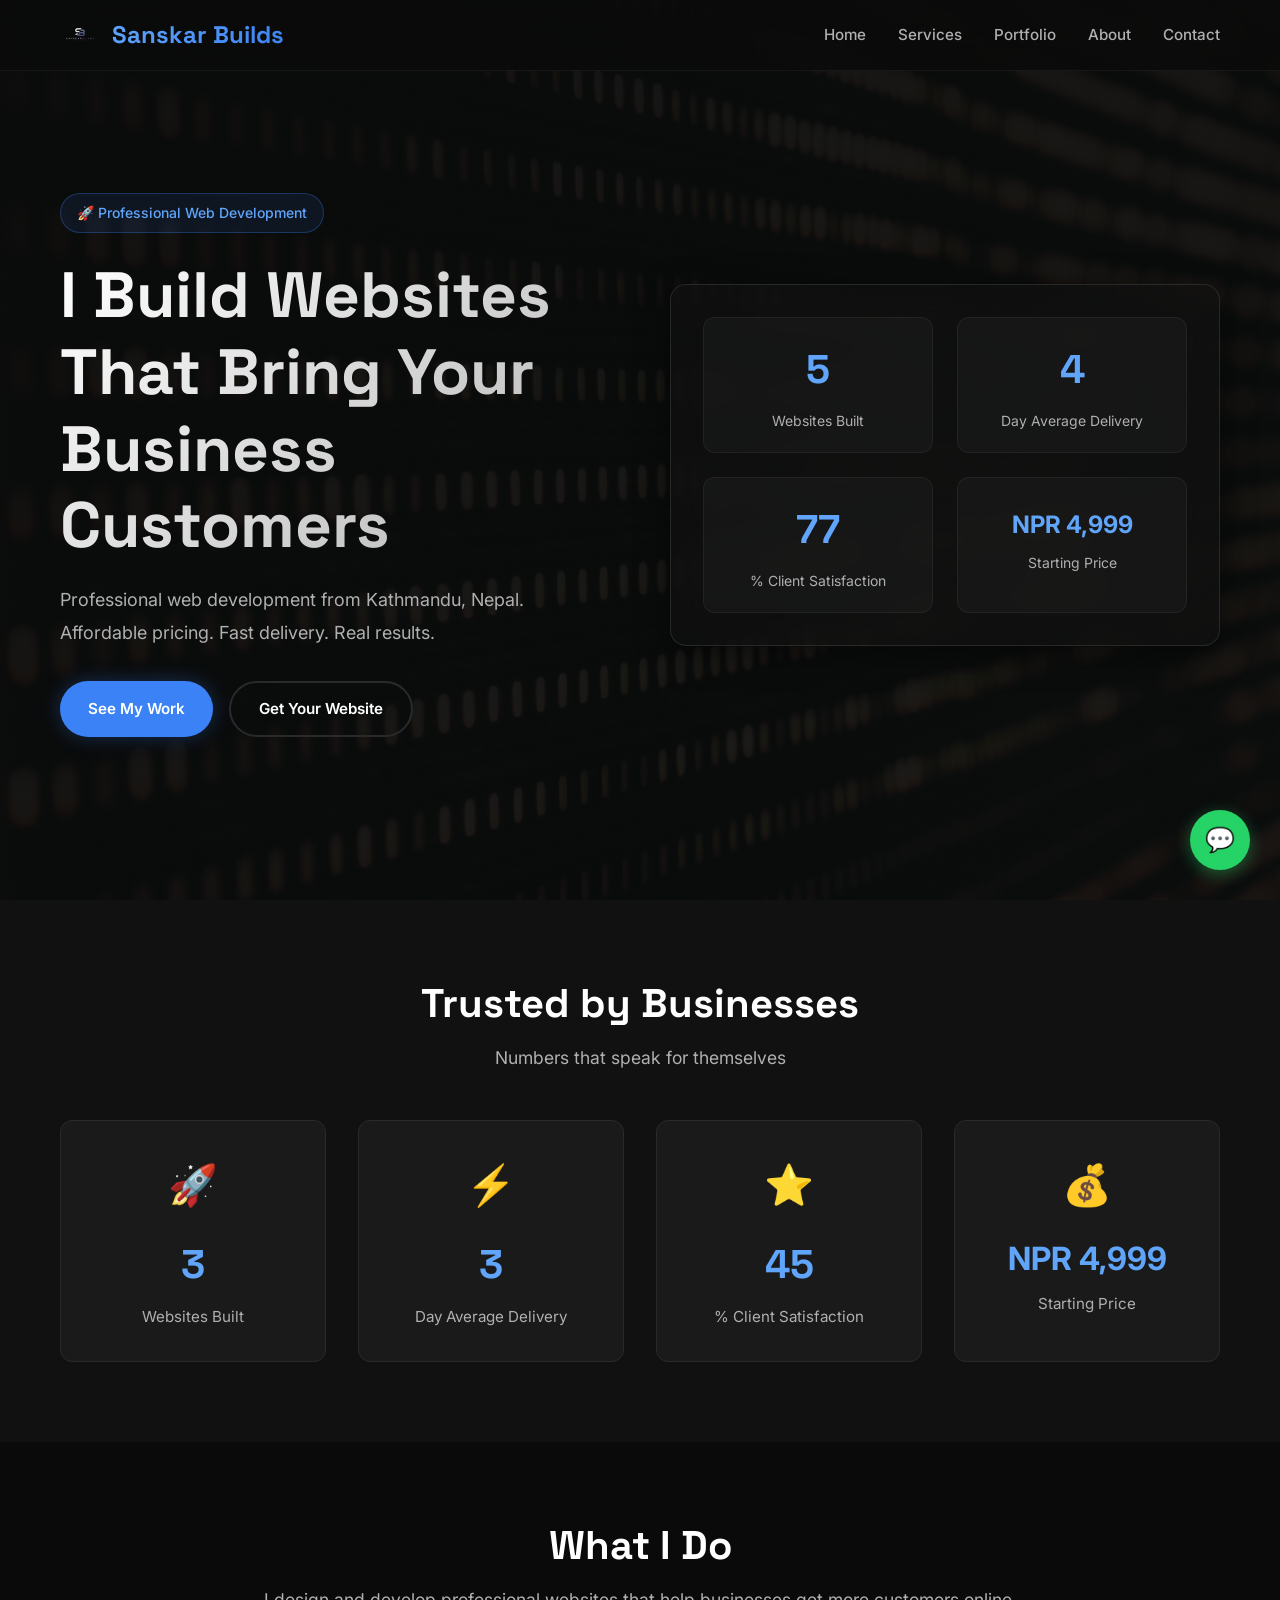
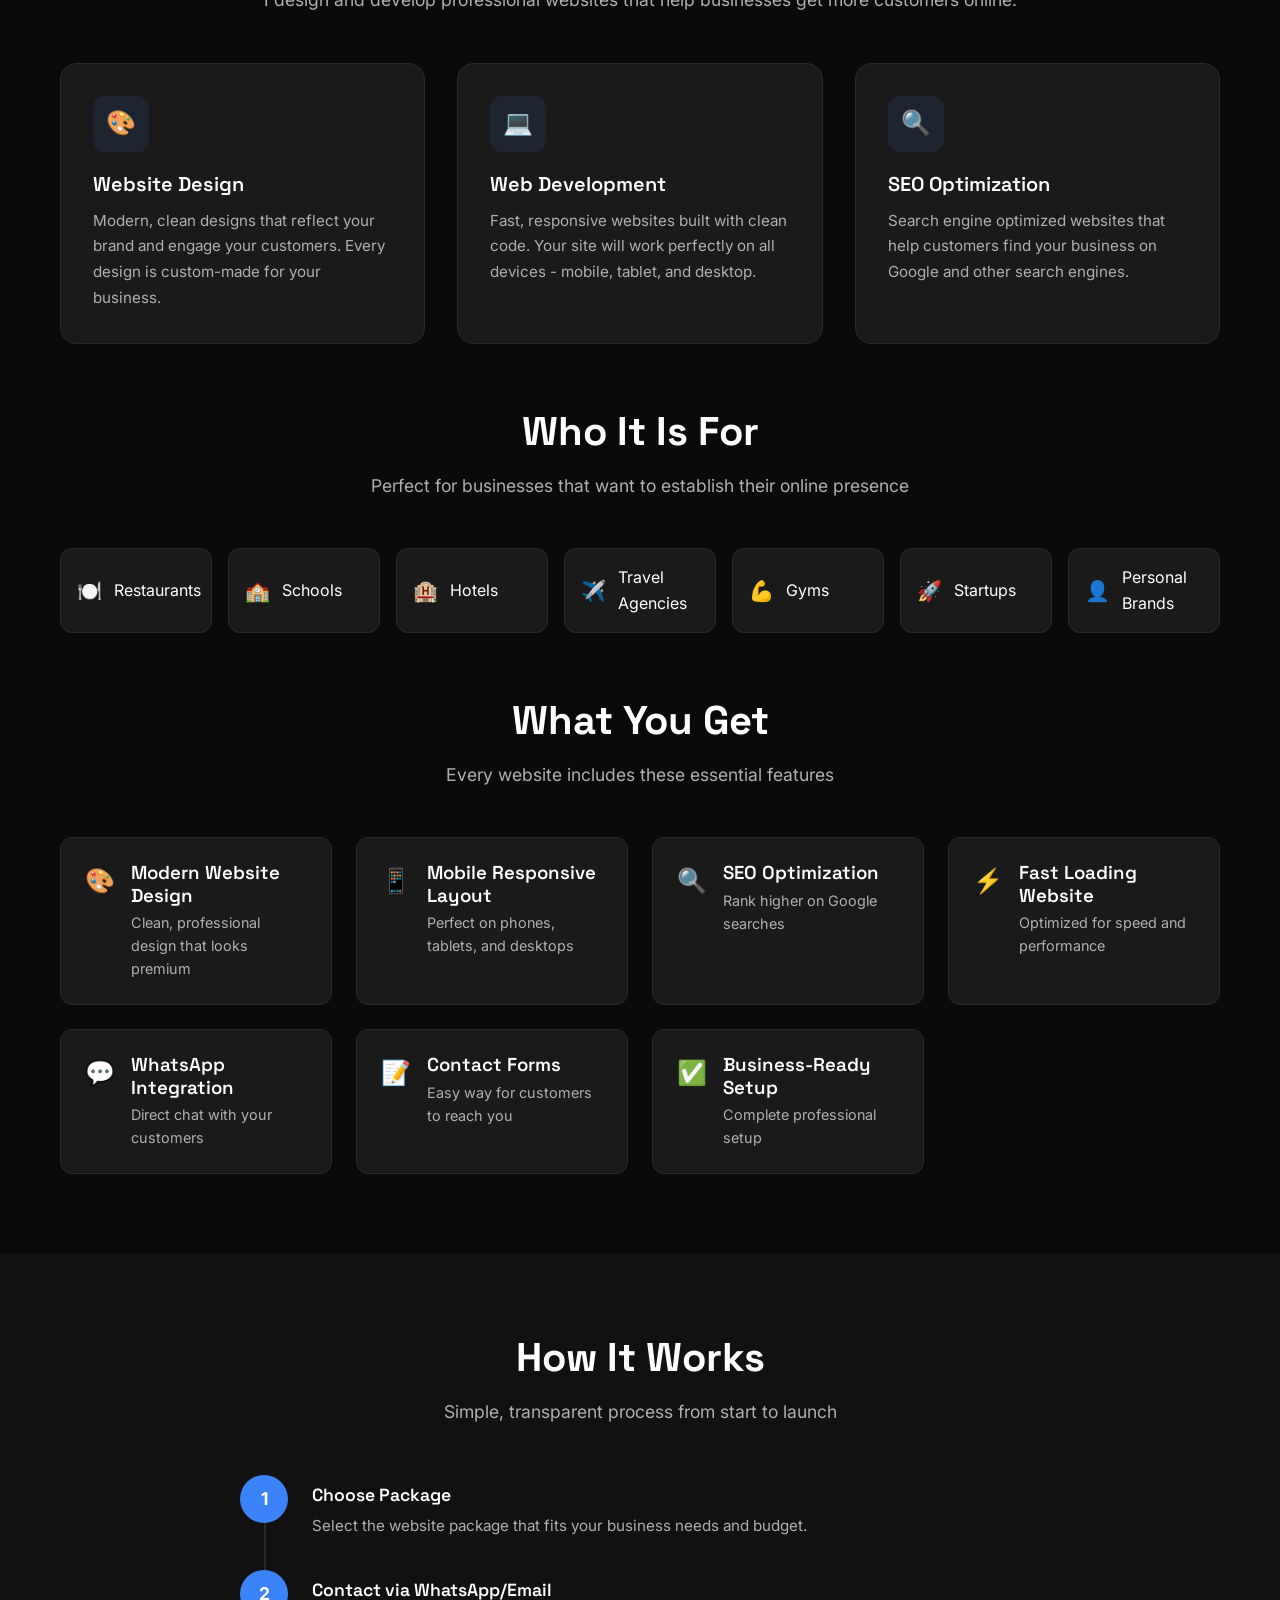
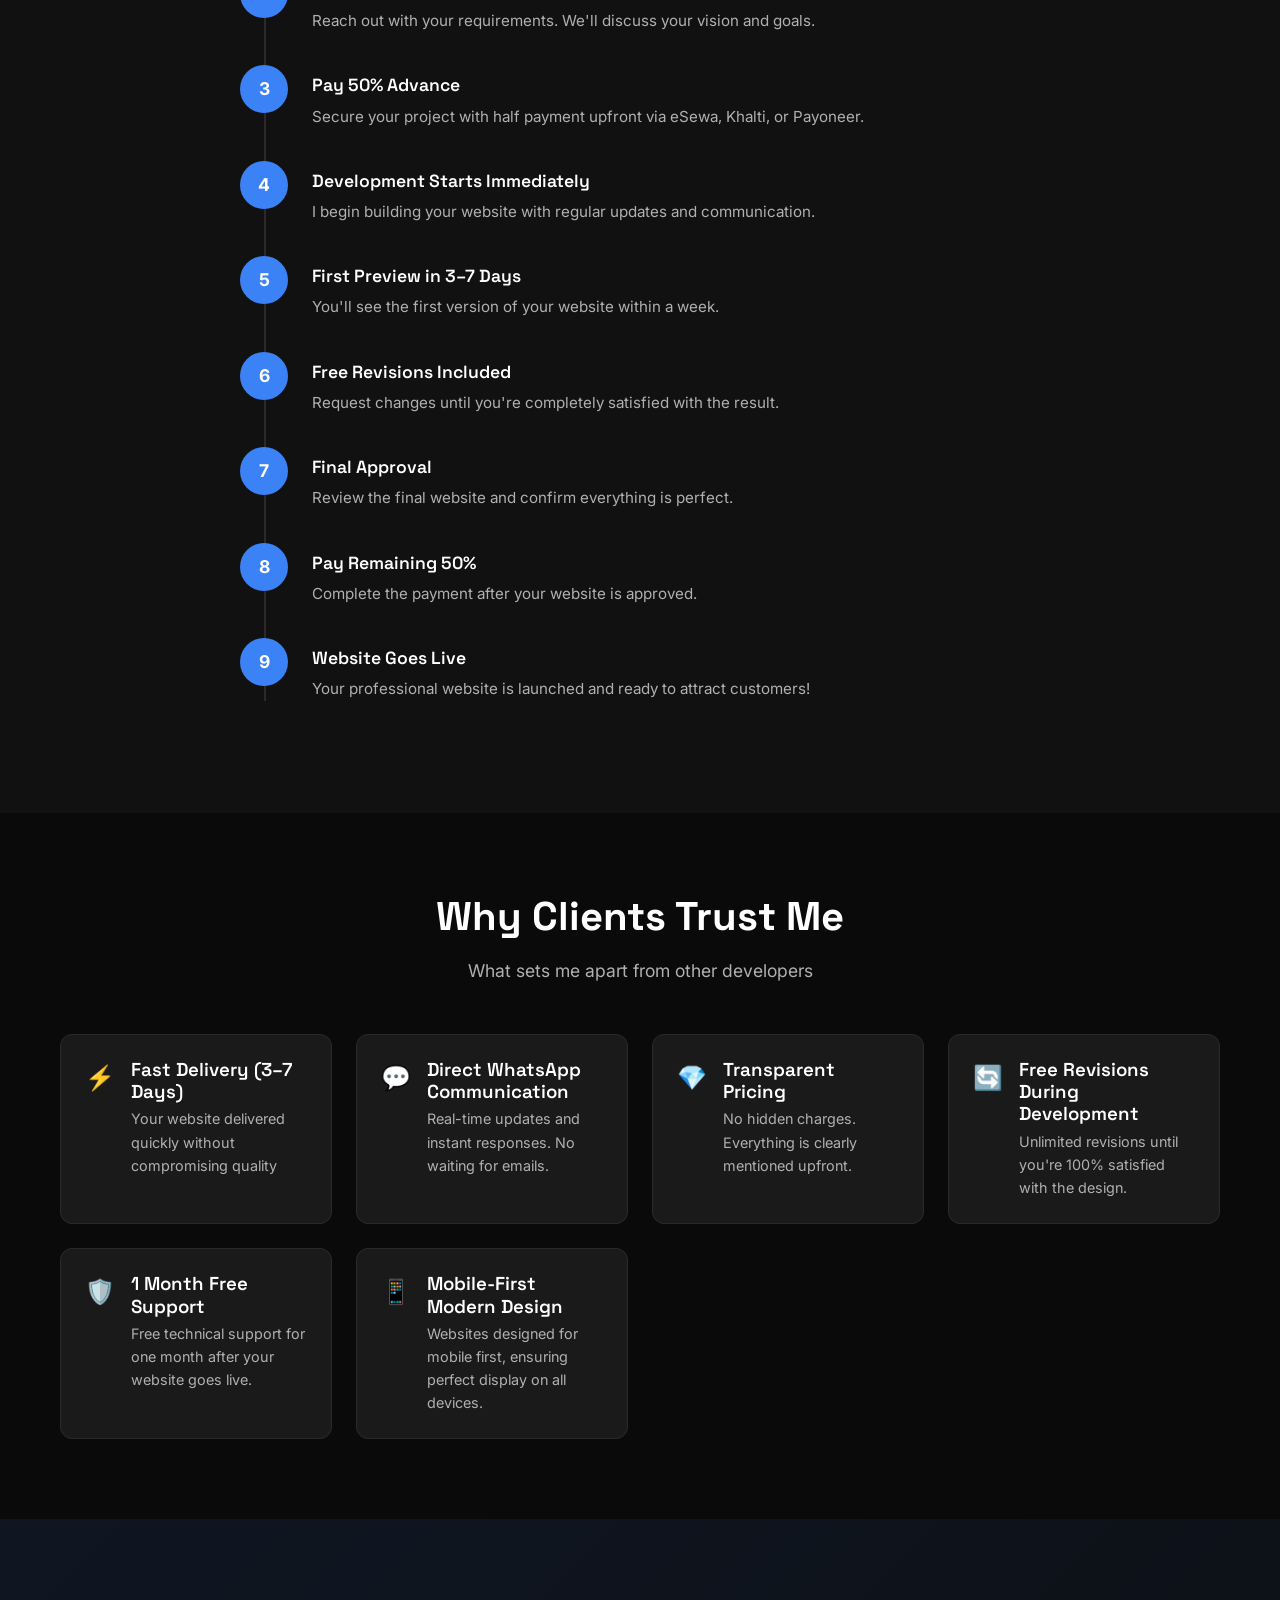
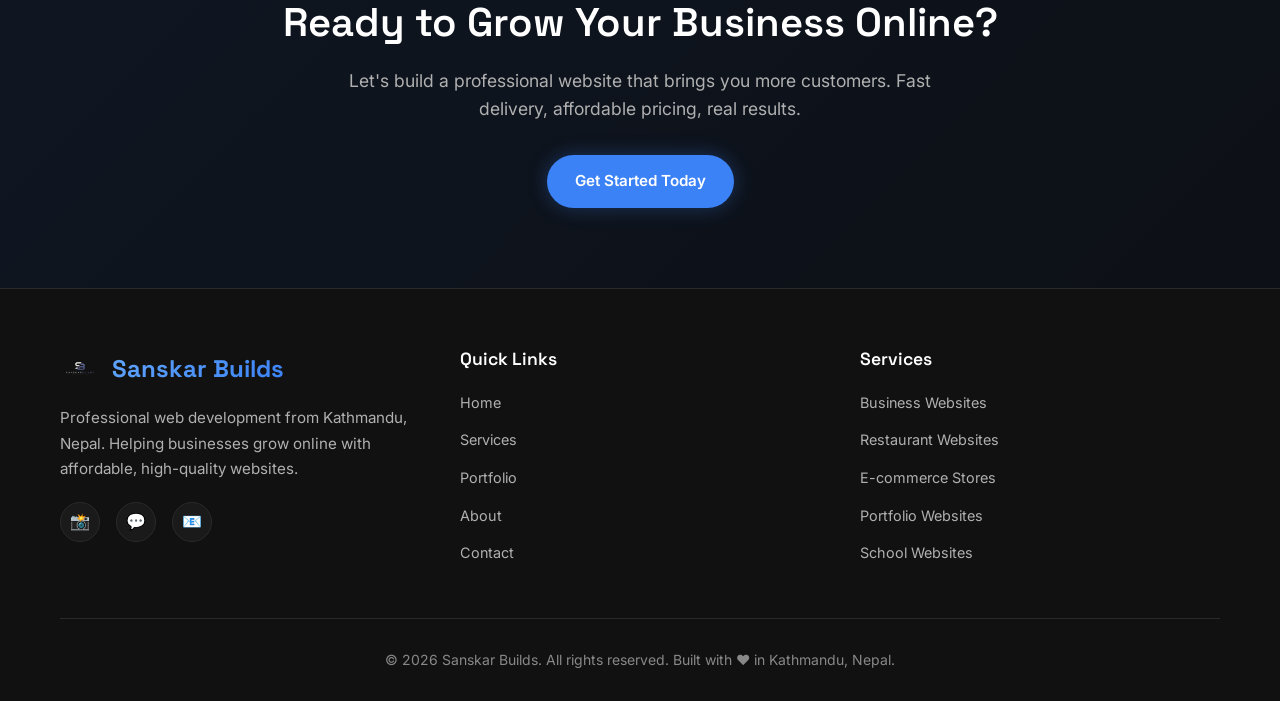
<file: index.html>
<!DOCTYPE html>
<html lang="en">
<head>
    <meta charset="UTF-8">
    <meta name="viewport" content="width=device-width, initial-scale=1.0">
    <meta name="description" content="Sanskar Builds - Professional Web Development from Kathmandu, Nepal. Affordable websites for businesses. Fast delivery, real results.">
    <meta name="keywords" content="web development Nepal, website developer Kathmandu, affordable websites, business websites Nepal">
    
    <!-- Open Graph -->
    <meta property="og:title" content="Sanskar Builds - Professional Web Development">
    <meta property="og:description" content="I build websites that bring your business customers. Professional web development from Kathmandu, Nepal.">
    <meta property="og:image" content="assets/images/logo.jpg">
    <meta property="og:type" content="website">
    
    <!-- Favicon -->
    <link rel="icon" type="image/jpeg" href="assets/images/favicon.jpg">
    
    <title>Sanskar Builds - Professional Web Development from Nepal</title>
    
    <link rel="stylesheet" href="css/style.css">
</head>
<body>

    <!-- Header -->
    <header class="header">
        <nav class="nav">
            <a href="index.html" class="logo">
                <img src="assets/images/logo.jpg" alt="Sanskar Builds Logo" class="logo-img" loading="eager">
                <span class="logo-text">Sanskar Builds</span>
            </a>
            
            <div class="nav-menu">
                <a href="index.html" class="nav-link active">Home</a>
                <a href="services.html" class="nav-link">Services</a>
                <a href="portfolio.html" class="nav-link">Portfolio</a>
                <a href="about.html" class="nav-link">About</a>
                <a href="contact.html" class="nav-link">Contact</a>
            </div>
            
            <div class="hamburger">
                <span></span>
                <span></span>
                <span></span>
            </div>
        </nav>
    </header>

    <!-- Main Content -->
    <main>
        
        <!-- Hero Section -->
        <section class="hero" id="home">
            <img src="assets/images/hero-bg.jpg" alt="Hero Background" class="hero-bg" loading="eager">
            <div class="container">
                <div class="hero-content fade-in">
                    <span class="hero-badge">🚀 Professional Web Development</span>
                    <h1 class="hero-title">I Build Websites That Bring Your Business Customers</h1>
                    <p class="hero-subtitle">Professional web development from Kathmandu, Nepal. Affordable pricing. Fast delivery. Real results.</p>
                    <div class="hero-buttons">
                        <a href="portfolio.html" class="btn btn-primary">See My Work</a>
                        <a href="contact.html" class="btn btn-outline">Get Your Website</a>
                    </div>
                </div>
                
                <div class="hero-visual glass-card fade-in">
                    <div class="hero-stats">
                        <div class="stat-item">
                            <span class="stat-number trust-number" data-target="6">0</span>
                            <span class="stat-label">Websites Built</span>
                        </div>
                        <div class="stat-item">
                            <span class="stat-number trust-number" data-target="5">0</span>
                            <span class="stat-label">Day Average Delivery</span>
                        </div>
                        <div class="stat-item">
                            <span class="stat-number trust-number" data-target="100">0</span>
                            <span class="stat-label">% Client Satisfaction</span>
                        </div>
                        <div class="stat-item">
                            <span class="stat-label" style="font-size: 1.5rem; font-weight: 700; color: var(--primary-light);">NPR 4,999</span>
                            <span class="stat-label">Starting Price</span>
                        </div>
                    </div>
                </div>
            </div>
        </section>

        <!-- Trust Stats -->
        <section class="trust-section">
            <div class="container">
                <h2 class="section-title">Trusted by Businesses</h2>
                <p class="section-subtitle">Numbers that speak for themselves</p>
                <div class="trust-grid">
                    <div class="trust-item fade-in">
                        <div class="trust-icon">🚀</div>
                        <div class="trust-number" data-target="6">0</div>
                        <div class="trust-label">Websites Built</div>
                    </div>
                    <div class="trust-item fade-in">
                        <div class="trust-icon">⚡</div>
                        <div class="trust-number" data-target="5">0</div>
                        <div class="trust-label">Day Average Delivery</div>
                    </div>
                    <div class="trust-item fade-in">
                        <div class="trust-icon">⭐</div>
                        <div class="trust-number" data-target="100">0</div>
                        <div class="trust-label">% Client Satisfaction</div>
                    </div>
                    <div class="trust-item fade-in">
                        <div class="trust-icon">💰</div>
                        <div style="font-size: 2rem; font-weight: 700; color: var(--primary-light); margin-bottom: 8px;">NPR 4,999</div>
                        <div class="trust-label">Starting Price</div>
                    </div>
                </div>
            </div>
        </section>

        <!-- Services Explanation -->
        <section class="services-explanation" id="services">
            <div class="container">
                <h2 class="section-title">What I Do</h2>
                <p class="section-subtitle">I design and develop professional websites that help businesses get more customers online.</p>
                
                <div class="services-grid">
                    <div class="service-card fade-in">
                        <div class="service-icon">🎨</div>
                        <h3>Website Design</h3>
                        <p>Modern, clean designs that reflect your brand and engage your customers. Every design is custom-made for your business.</p>
                    </div>
                    <div class="service-card fade-in">
                        <div class="service-icon">💻</div>
                        <h3>Web Development</h3>
                        <p>Fast, responsive websites built with clean code. Your site will work perfectly on all devices - mobile, tablet, and desktop.</p>
                    </div>
                    <div class="service-card fade-in">
                        <div class="service-icon">🔍</div>
                        <h3>SEO Optimization</h3>
                        <p>Search engine optimized websites that help customers find your business on Google and other search engines.</p>
                    </div>
                </div>

                <!-- Who It's For -->
                <h2 class="section-title" style="margin-top: 64px;">Who It Is For</h2>
                <p class="section-subtitle">Perfect for businesses that want to establish their online presence</p>
                
                <div class="target-list">
                    <div class="target-item fade-in">
                        <span class="icon">🍽️</span>
                        <span>Restaurants</span>
                    </div>
                    <div class="target-item fade-in">
                        <span class="icon">🏫</span>
                        <span>Schools</span>
                    </div>
                    <div class="target-item fade-in">
                        <span class="icon">🏨</span>
                        <span>Hotels</span>
                    </div>
                    <div class="target-item fade-in">
                        <span class="icon">✈️</span>
                        <span>Travel Agencies</span>
                    </div>
                    <div class="target-item fade-in">
                        <span class="icon">💪</span>
                        <span>Gyms</span>
                    </div>
                    <div class="target-item fade-in">
                        <span class="icon">🚀</span>
                        <span>Startups</span>
                    </div>
                    <div class="target-item fade-in">
                        <span class="icon">👤</span>
                        <span>Personal Brands</span>
                    </div>
                </div>

                <!-- What You Get -->
                <h2 class="section-title" style="margin-top: 64px;">What You Get</h2>
                <p class="section-subtitle">Every website includes these essential features</p>
                
                <div class="trust-features">
                    <div class="trust-feature fade-in">
                        <span class="icon">🎨</span>
                        <div>
                            <h3>Modern Website Design</h3>
                            <p style="color: var(--text-secondary); font-size: 0.9rem; margin-top: 4px;">Clean, professional design that looks premium</p>
                        </div>
                    </div>
                    <div class="trust-feature fade-in">
                        <span class="icon">📱</span>
                        <div>
                            <h3>Mobile Responsive Layout</h3>
                            <p style="color: var(--text-secondary); font-size: 0.9rem; margin-top: 4px;">Perfect on phones, tablets, and desktops</p>
                        </div>
                    </div>
                    <div class="trust-feature fade-in">
                        <span class="icon">🔍</span>
                        <div>
                            <h3>SEO Optimization</h3>
                            <p style="color: var(--text-secondary); font-size: 0.9rem; margin-top: 4px;">Rank higher on Google searches</p>
                        </div>
                    </div>
                    <div class="trust-feature fade-in">
                        <span class="icon">⚡</span>
                        <div>
                            <h3>Fast Loading Website</h3>
                            <p style="color: var(--text-secondary); font-size: 0.9rem; margin-top: 4px;">Optimized for speed and performance</p>
                        </div>
                    </div>
                    <div class="trust-feature fade-in">
                        <span class="icon">💬</span>
                        <div>
                            <h3>WhatsApp Integration</h3>
                            <p style="color: var(--text-secondary); font-size: 0.9rem; margin-top: 4px;">Direct chat with your customers</p>
                        </div>
                    </div>
                    <div class="trust-feature fade-in">
                        <span class="icon">📝</span>
                        <div>
                            <h3>Contact Forms</h3>
                            <p style="color: var(--text-secondary); font-size: 0.9rem; margin-top: 4px;">Easy way for customers to reach you</p>
                        </div>
                    </div>
                    <div class="trust-feature fade-in">
                        <span class="icon">✅</span>
                        <div>
                            <h3>Business-Ready Setup</h3>
                            <p style="color: var(--text-secondary); font-size: 0.9rem; margin-top: 4px;">Complete professional setup</p>
                        </div>
                    </div>
                </div>
            </div>
        </section>

        <!-- How It Works -->
        <section class="how-it-works" id="process">
            <div class="container">
                <h2 class="section-title">How It Works</h2>
                <p class="section-subtitle">Simple, transparent process from start to launch</p>
                
                <div class="steps">
                    <div class="step fade-in">
                        <div class="step-number">1</div>
                        <div class="step-content">
                            <h3>Choose Package</h3>
                            <p>Select the website package that fits your business needs and budget.</p>
                        </div>
                    </div>
                    <div class="step fade-in">
                        <div class="step-number">2</div>
                        <div class="step-content">
                            <h3>Contact via WhatsApp/Email</h3>
                            <p>Reach out with your requirements. We'll discuss your vision and goals.</p>
                        </div>
                    </div>
                    <div class="step fade-in">
                        <div class="step-number">3</div>
                        <div class="step-content">
                            <h3>Pay 50% Advance</h3>
                            <p>Secure your project with half payment upfront via eSewa, Khalti, or Payoneer.</p>
                        </div>
                    </div>
                    <div class="step fade-in">
                        <div class="step-number">4</div>
                        <div class="step-content">
                            <h3>Development Starts Immediately</h3>
                            <p>I begin building your website with regular updates and communication.</p>
                        </div>
                    </div>
                    <div class="step fade-in">
                        <div class="step-number">5</div>
                        <div class="step-content">
                            <h3>First Preview in 3–7 Days</h3>
                            <p>You'll see the first version of your website within a week.</p>
                        </div>
                    </div>
                    <div class="step fade-in">
                        <div class="step-number">6</div>
                        <div class="step-content">
                            <h3>Free Revisions Included</h3>
                            <p>Request changes until you're completely satisfied with the result.</p>
                        </div>
                    </div>
                    <div class="step fade-in">
                        <div class="step-number">7</div>
                        <div class="step-content">
                            <h3>Final Approval</h3>
                            <p>Review the final website and confirm everything is perfect.</p>
                        </div>
                    </div>
                    <div class="step fade-in">
                        <div class="step-number">8</div>
                        <div class="step-content">
                            <h3>Pay Remaining 50%</h3>
                            <p>Complete the payment after your website is approved.</p>
                        </div>
                    </div>
                    <div class="step fade-in">
                        <div class="step-number">9</div>
                        <div class="step-content">
                            <h3>Website Goes Live</h3>
                            <p>Your professional website is launched and ready to attract customers!</p>
                        </div>
                    </div>
                </div>
            </div>
        </section>

        <!-- Why Clients Trust Me -->
        <section class="why-trust">
            <div class="container">
                <h2 class="section-title">Why Clients Trust Me</h2>
                <p class="section-subtitle">What sets me apart from other developers</p>
                
                <div class="trust-features">
                    <div class="trust-feature fade-in">
                        <span class="icon">⚡</span>
                        <div>
                            <h3>Fast Delivery (3–7 Days)</h3>
                            <p style="color: var(--text-secondary); font-size: 0.9rem; margin-top: 4px;">Your website delivered quickly without compromising quality</p>
                        </div>
                    </div>
                    <div class="trust-feature fade-in">
                        <span class="icon">💬</span>
                        <div>
                            <h3>Direct WhatsApp Communication</h3>
                            <p style="color: var(--text-secondary); font-size: 0.9rem; margin-top: 4px;">Real-time updates and instant responses. No waiting for emails.</p>
                        </div>
                    </div>
                    <div class="trust-feature fade-in">
                        <span class="icon">💎</span>
                        <div>
                            <h3>Transparent Pricing</h3>
                            <p style="color: var(--text-secondary); font-size: 0.9rem; margin-top: 4px;">No hidden charges. Everything is clearly mentioned upfront.</p>
                        </div>
                    </div>
                    <div class="trust-feature fade-in">
                        <span class="icon">🔄</span>
                        <div>
                            <h3>Free Revisions During Development</h3>
                            <p style="color: var(--text-secondary); font-size: 0.9rem; margin-top: 4px;">Unlimited revisions until you're 100% satisfied with the design.</p>
                        </div>
                    </div>
                    <div class="trust-feature fade-in">
                        <span class="icon">🛡️</span>
                        <div>
                            <h3>1 Month Free Support</h3>
                            <p style="color: var(--text-secondary); font-size: 0.9rem; margin-top: 4px;">Free technical support for one month after your website goes live.</p>
                        </div>
                    </div>
                    <div class="trust-feature fade-in">
                        <span class="icon">📱</span>
                        <div>
                            <h3>Mobile-First Modern Design</h3>
                            <p style="color: var(--text-secondary); font-size: 0.9rem; margin-top: 4px;">Websites designed for mobile first, ensuring perfect display on all devices.</p>
                        </div>
                    </div>
                </div>
            </div>
        </section>

        <!-- CTA Section -->
        <section class="cta-section">
            <div class="container">
                <h2>Ready to Grow Your Business Online?</h2>
                <p>Let's build a professional website that brings you more customers. Fast delivery, affordable pricing, real results.</p>
                <a href="contact.html" class="btn btn-primary">Get Started Today</a>
            </div>
        </section>

    </main>
    <!-- Footer -->
    <footer class="footer">
        <div class="container">
            <div class="footer-grid">
                <div class="footer-brand">
                    <a href="index.html" class="logo" style="margin-bottom: 16px;">
                        <img src="assets/images/logo.jpg" alt="Sanskar Builds Logo" class="logo-img">
                        <span class="logo-text">Sanskar Builds</span>
                    </a>
                    <p>Professional web development from Kathmandu, Nepal. Helping businesses grow online with affordable, high-quality websites.</p>
                    <div class="footer-social">
                        <a href="https://instagram.com/sanskar.singh010" target="_blank" rel="noopener" class="social-link" aria-label="Instagram">📸</a>
                        <a href="https://wa.me/9779704332208" target="_blank" rel="noopener" class="social-link" aria-label="WhatsApp">💬</a>
                        <a href="mailto:Hello.sanskarbuilds@gmail.com" class="social-link" aria-label="Email">📧</a>
                    </div>
                </div>
                
                <div class="footer-links">
                    <h4>Quick Links</h4>
                    <ul>
                        <li><a href="index.html">Home</a></li>
                        <li><a href="services.html">Services</a></li>
                        <li><a href="portfolio.html">Portfolio</a></li>
                        <li><a href="about.html">About</a></li>
                        <li><a href="contact.html">Contact</a></li>
                    </ul>
                </div>
                
                <div class="footer-links">
                    <h4>Services</h4>
                    <ul>
                        <li><a href="services.html">Business Websites</a></li>
                        <li><a href="services.html">Restaurant Websites</a></li>
                        <li><a href="services.html">E-commerce Stores</a></li>
                        <li><a href="services.html">Portfolio Websites</a></li>
                        <li><a href="services.html">School Websites</a></li>
                    </ul>
                </div>
            </div>
            
            <div class="footer-bottom">
                <p>&copy; 2026 Sanskar Builds. All rights reserved. Built with ❤️ in Kathmandu, Nepal.</p>
            </div>
        </div>
    </footer>

    <!-- Floating Buttons -->
    <a href="https://wa.me/9779704332208" class="whatsapp-float" target="_blank" rel="noopener" aria-label="Chat on WhatsApp">
        💬
    </a>
    <button class="back-to-top" aria-label="Back to top">↑</button>

    <!-- Scripts -->
    <script src="js/main.js"></script>
</body>
</html>
</file>
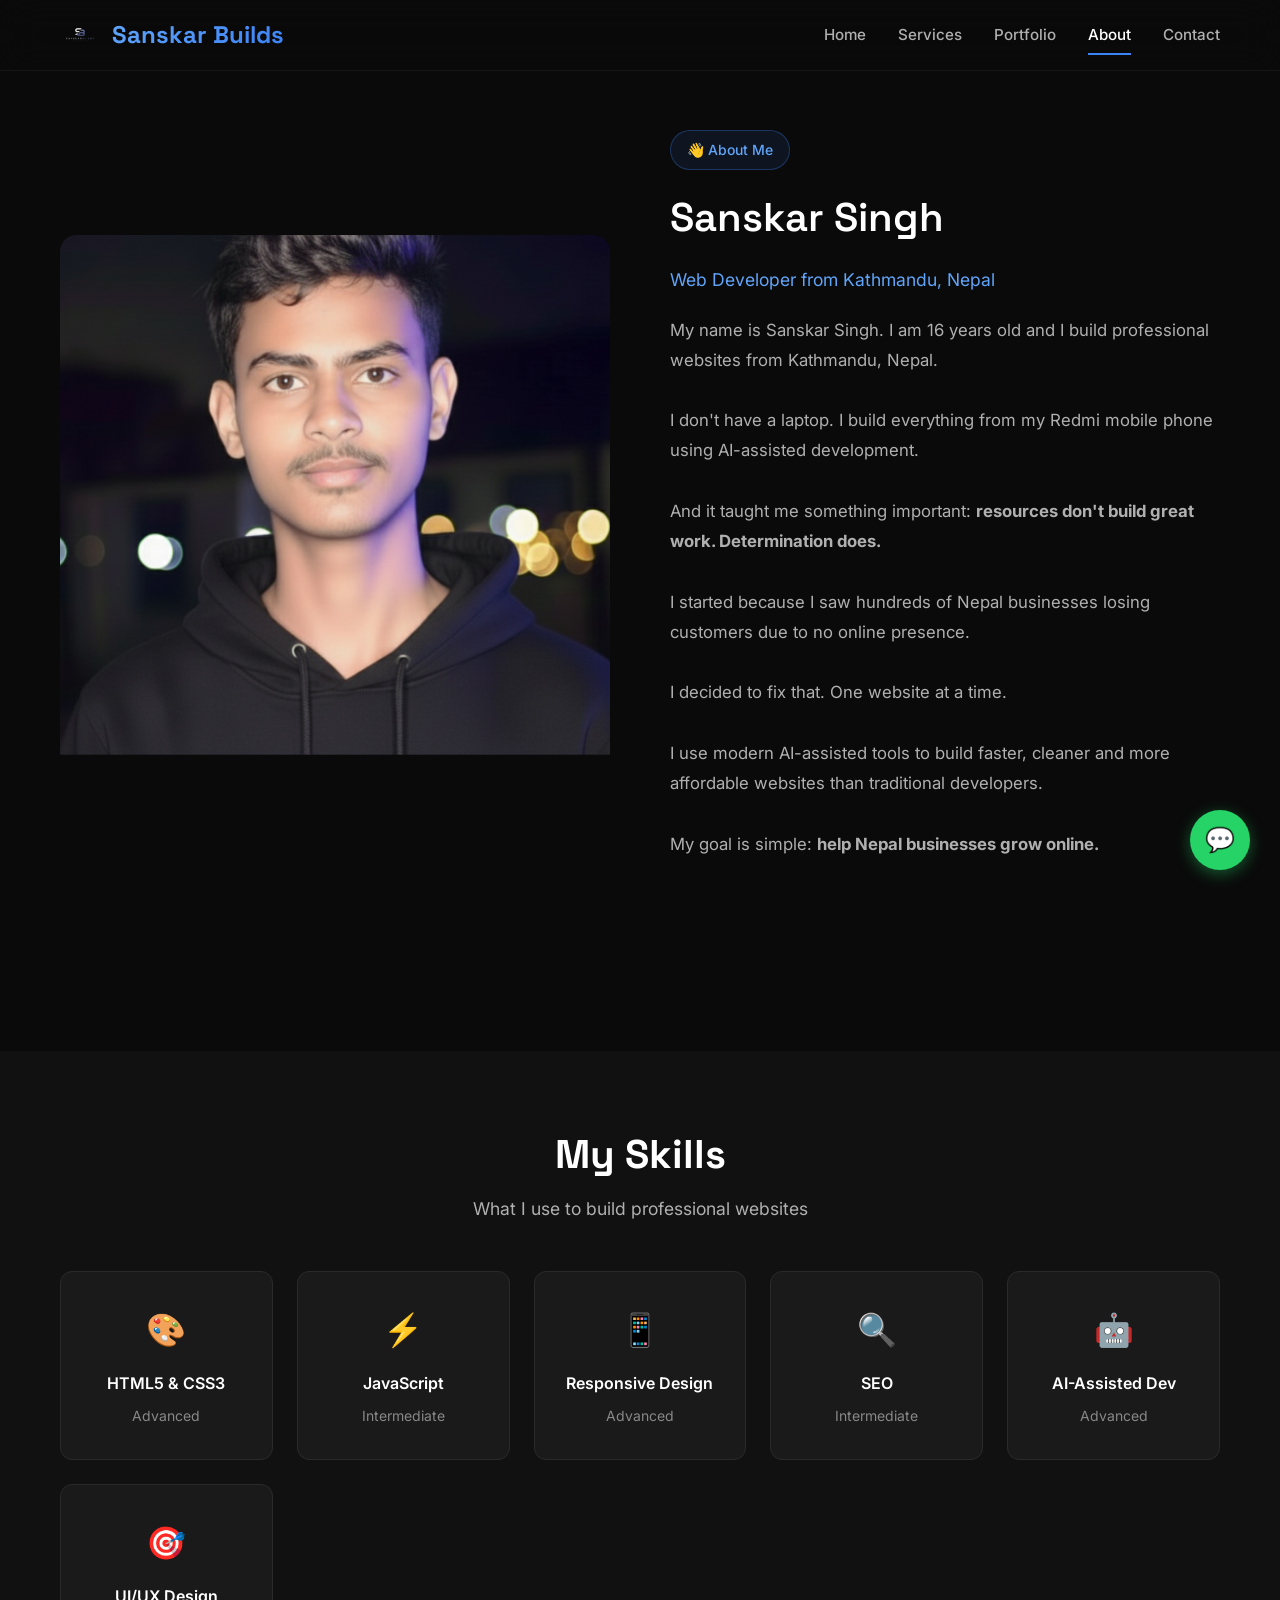
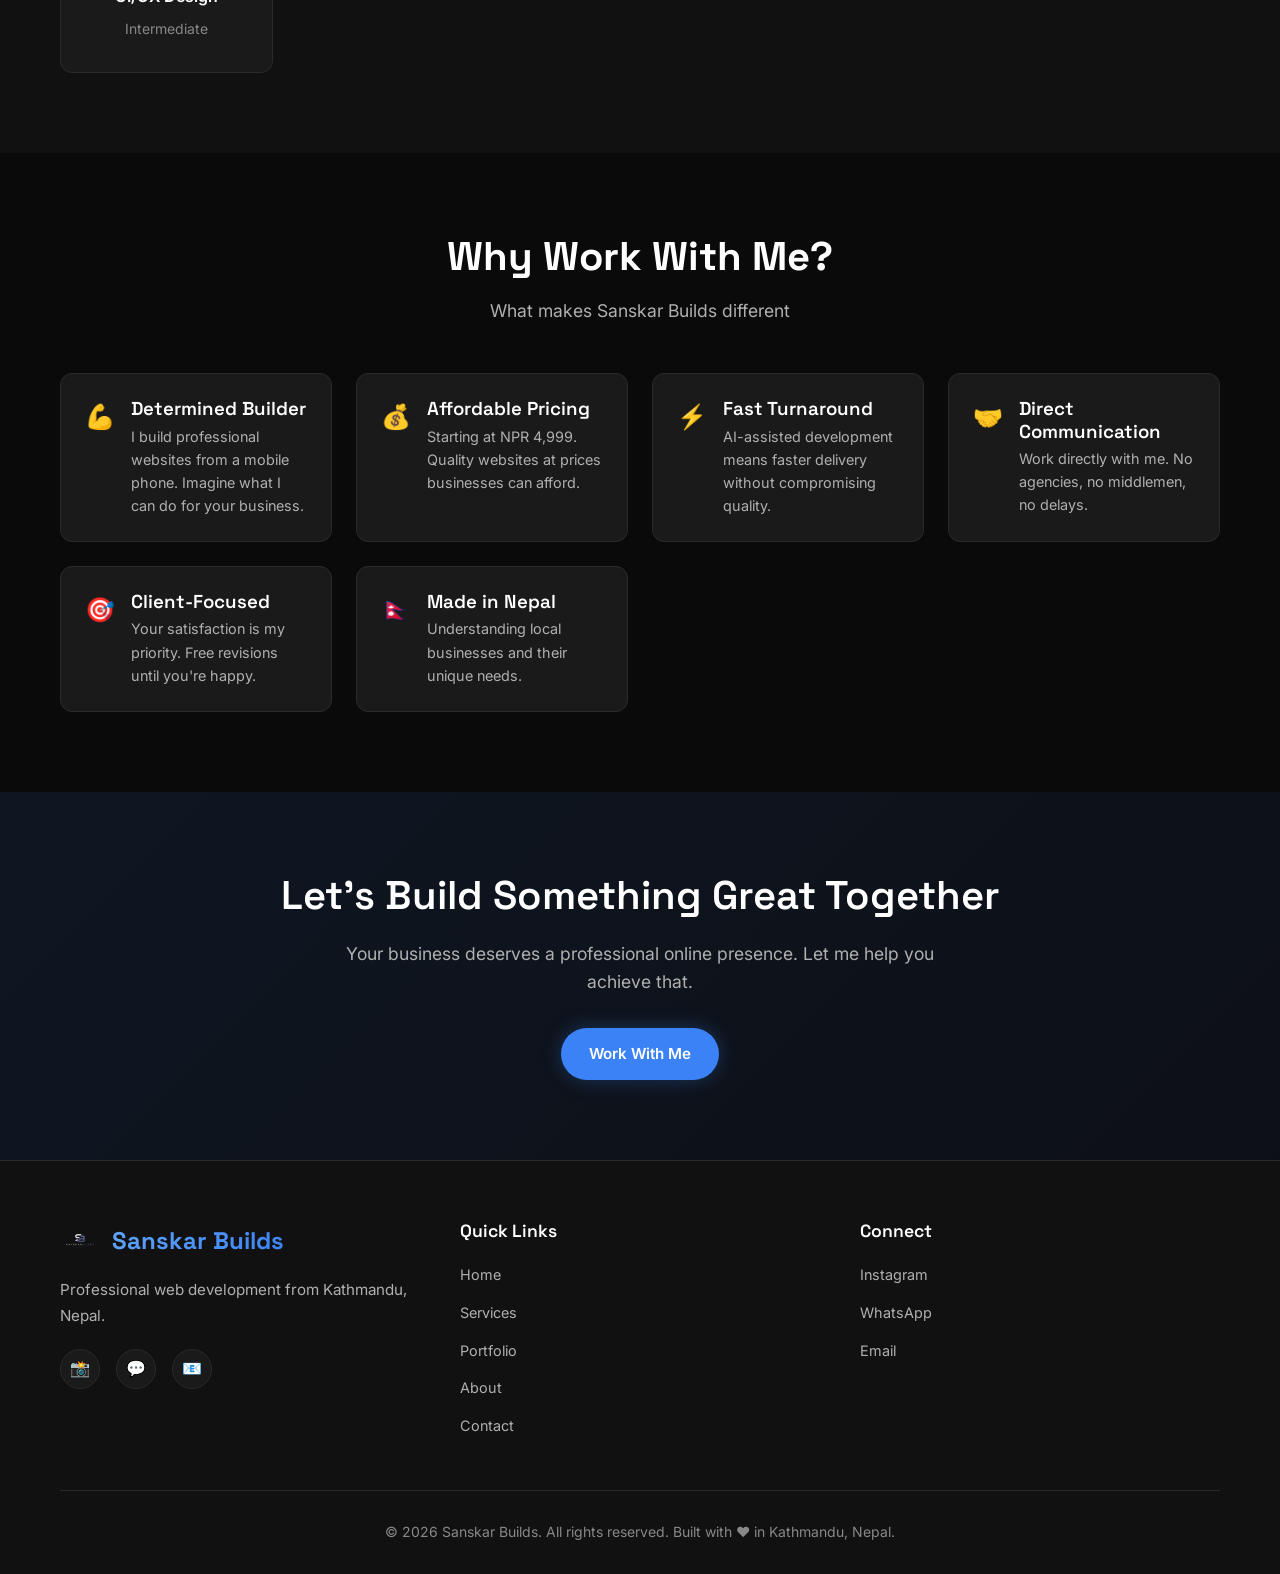
<file: about.html>
<!DOCTYPE html>
<html lang="en">
<head>
    <meta charset="UTF-8">
    <meta name="viewport" content="width=device-width, initial-scale=1.0">
    <meta name="description" content="About Sanskar Builds - 16-year-old web developer from Kathmandu, Nepal building professional websites using mobile phone.">
    
    <meta property="og:title" content="About - Sanskar Builds">
    <meta property="og:description" content="Learn about Sanskar Singh, a 16-year-old web developer building professional websites from a mobile phone.">
    
    <link rel="icon" type="image/jpeg" href="assets/images/favicon.jpg">
    <title>About - Sanskar Builds</title>
    
    <link rel="stylesheet" href="css/style.css">
</head>
<body>

    <header class="header">
        <nav class="nav">
            <a href="index.html" class="logo">
                <img src="assets/images/logo.jpg" alt="Sanskar Builds Logo" class="logo-img">
                <span class="logo-text">Sanskar Builds</span>
            </a>
            
            <div class="nav-menu">
                <a href="index.html" class="nav-link">Home</a>
                <a href="services.html" class="nav-link">Services</a>
                <a href="portfolio.html" class="nav-link">Portfolio</a>
                <a href="about.html" class="nav-link active">About</a>
                <a href="contact.html" class="nav-link">Contact</a>
            </div>
            
            <div class="hamburger">
                <span></span>
                <span></span>
                <span></span>
            </div>
        </nav>
    </header>

    <main>
        <section class="about-page">
            <div class="container">
                <div class="about-hero">
                    <div class="about-image fade-in">
                        <img src="assets/images/profile.jpg" alt="Sanskar Singh - Web Developer" style="border-radius: var(--radius-lg);">
                    </div>
                    
                    <div class="about-content fade-in">
                        <span class="hero-badge">👋 About Me</span>
                        <h1>Sanskar Singh</h1>
                        <p style="font-size: 1.1rem; color: var(--primary-light); margin-bottom: 20px;">Web Developer from Kathmandu, Nepal</p>
                        
                        <div class="about-text">
                            <p>My name is Sanskar Singh. I am 16 years old and I build professional websites from Kathmandu, Nepal.</p>
                            <br>
                            <p>I don't have a laptop. I build everything from my Redmi mobile phone using AI-assisted development.</p>
                            <br>
                            <p>And it taught me something important: <strong>resources don't build great work. Determination does.</strong></p>
                            <br>
                            <p>I started because I saw hundreds of Nepal businesses losing customers due to no online presence.</p>
                            <br>
                            <p>I decided to fix that. One website at a time.</p>
                            <br>
                            <p>I use modern AI-assisted tools to build faster, cleaner and more affordable websites than traditional developers.</p>
                            <br>
                            <p>My goal is simple: <strong>help Nepal businesses grow online.</strong></p>
                        </div>
                    </div>
                </div>
            </div>
        </section>

        <!-- Skills Section -->
        <section class="skills-section">
            <div class="container">
                <h2 class="section-title">My Skills</h2>
                <p class="section-subtitle">What I use to build professional websites</p>
                
                <div class="skills-grid">
                    <div class="skill-item fade-in">
                        <div class="skill-icon">🎨</div>
                        <div class="skill-name">HTML5 & CSS3</div>
                        <div class="skill-level">Advanced</div>
                    </div>
                    <div class="skill-item fade-in">
                        <div class="skill-icon">⚡</div>
                        <div class="skill-name">JavaScript</div>
                        <div class="skill-level">Intermediate</div>
                    </div>
                    <div class="skill-item fade-in">
                        <div class="skill-icon">📱</div>
                        <div class="skill-name">Responsive Design</div>
                        <div class="skill-level">Advanced</div>
                    </div>
                    <div class="skill-item fade-in">
                        <div class="skill-icon">🔍</div>
                        <div class="skill-name">SEO</div>
                        <div class="skill-level">Intermediate</div>
                    </div>
                    <div class="skill-item fade-in">
                        <div class="skill-icon">🤖</div>
                        <div class="skill-name">AI-Assisted Dev</div>
                        <div class="skill-level">Advanced</div>
                    </div>
                    <div class="skill-item fade-in">
                        <div class="skill-icon">🎯</div>
                        <div class="skill-name">UI/UX Design</div>
                        <div class="skill-level">Intermediate</div>
                    </div>
                </div>
            </div>
        </section>

        <!-- Trust Section -->
        <section class="why-trust">
            <div class="container">
                <h2 class="section-title">Why Work With Me?</h2>
                <p class="section-subtitle">What makes Sanskar Builds different</p>
                
                <div class="trust-features">
                    <div class="trust-feature fade-in">
                        <span class="icon">💪</span>
                        <div>
                            <h3>Determined Builder</h3>
                            <p style="color: var(--text-secondary); font-size: 0.9rem; margin-top: 4px;">I build professional websites from a mobile phone. Imagine what I can do for your business.</p>
                        </div>
                    </div>
                    <div class="trust-feature fade-in">
                        <span class="icon">💰</span>
                        <div>
                            <h3>Affordable Pricing</h3>
                            <p style="color: var(--text-secondary); font-size: 0.9rem; margin-top: 4px;">Starting at NPR 4,999. Quality websites at prices businesses can afford.</p>
                        </div>
                    </div>
                    <div class="trust-feature fade-in">
                        <span class="icon">⚡</span>
                        <div>
                            <h3>Fast Turnaround</h3>
                            <p style="color: var(--text-secondary); font-size: 0.9rem; margin-top: 4px;">AI-assisted development means faster delivery without compromising quality.</p>
                        </div>
                    </div>
                    <div class="trust-feature fade-in">
                        <span class="icon">🤝</span>
                        <div>
                            <h3>Direct Communication</h3>
                            <p style="color: var(--text-secondary); font-size: 0.9rem; margin-top: 4px;">Work directly with me. No agencies, no middlemen, no delays.</p>
                        </div>
                    </div>
                    <div class="trust-feature fade-in">
                        <span class="icon">🎯</span>
                        <div>
                            <h3>Client-Focused</h3>
                            <p style="color: var(--text-secondary); font-size: 0.9rem; margin-top: 4px;">Your satisfaction is my priority. Free revisions until you're happy.</p>
                        </div>
                    </div>
                    <div class="trust-feature fade-in">
                        <span class="icon">🇳🇵</span>
                        <div>
                            <h3>Made in Nepal</h3>
                            <p style="color: var(--text-secondary); font-size: 0.9rem; margin-top: 4px;">Understanding local businesses and their unique needs.</p>
                        </div>
                    </div>
                </div>
            </div>
        </section>

        <!-- CTA -->
        <section class="cta-section">
            <div class="container">
                <h2>Let's Build Something Great Together</h2>
                <p>Your business deserves a professional online presence. Let me help you achieve that.</p>
                <a href="contact.html" class="btn btn-primary">Work With Me</a>
            </div>
        </section>
    </main>

    <footer class="footer">
        <div class="container">
            <div class="footer-grid">
                <div class="footer-brand">
                    <a href="index.html" class="logo" style="margin-bottom: 16px;">
                        <img src="assets/images/logo.jpg" alt="Sanskar Builds Logo" class="logo-img">
                        <span class="logo-text">Sanskar Builds</span>
                    </a>
                    <p>Professional web development from Kathmandu, Nepal.</p>
                    <div class="footer-social">
                        <a href="https://instagram.com/sanskar.singh010" target="_blank" rel="noopener" class="social-link" aria-label="Instagram">📸</a>
                        <a href="https://wa.me/9779704332208" target="_blank" rel="noopener" class="social-link" aria-label="WhatsApp">💬</a>
                        <a href="mailto:Hello.sanskarbuilds@gmail.com" class="social-link" aria-label="Email">📧</a>
                    </div>
                </div>
                
                <div class="footer-links">
                    <h4>Quick Links</h4>
                    <ul>
                        <li><a href="index.html">Home</a></li>
                        <li><a href="services.html">Services</a></li>
                        <li><a href="portfolio.html">Portfolio</a></li>
                        <li><a href="about.html">About</a></li>
                        <li><a href="contact.html">Contact</a></li>
                    </ul>
                </div>
                
                <div class="footer-links">
                    <h4>Connect</h4>
                    <ul>
                        <li><a href="https://instagram.com/sanskar.singh010" target="_blank" rel="noopener">Instagram</a></li>
                        <li><a href="https://wa.me/9779704332208" target="_blank" rel="noopener">WhatsApp</a></li>
                        <li><a href="mailto:Hello.sanskarbuilds@gmail.com">Email</a></li>
                    </ul>
                </div>
            </div>
            
            <div class="footer-bottom">
                <p>&copy; 2026 Sanskar Builds. All rights reserved. Built with ❤️ in Kathmandu, Nepal.</p>
            </div>
        </div>
    </footer>

    <a href="https://wa.me/9779704332208" class="whatsapp-float" target="_blank" rel="noopener" aria-label="Chat on WhatsApp">💬</a>
    <button class="back-to-top" aria-label="Back to top">↑</button>

    <script src="js/main.js"></script>
</body>
</html>
</file>
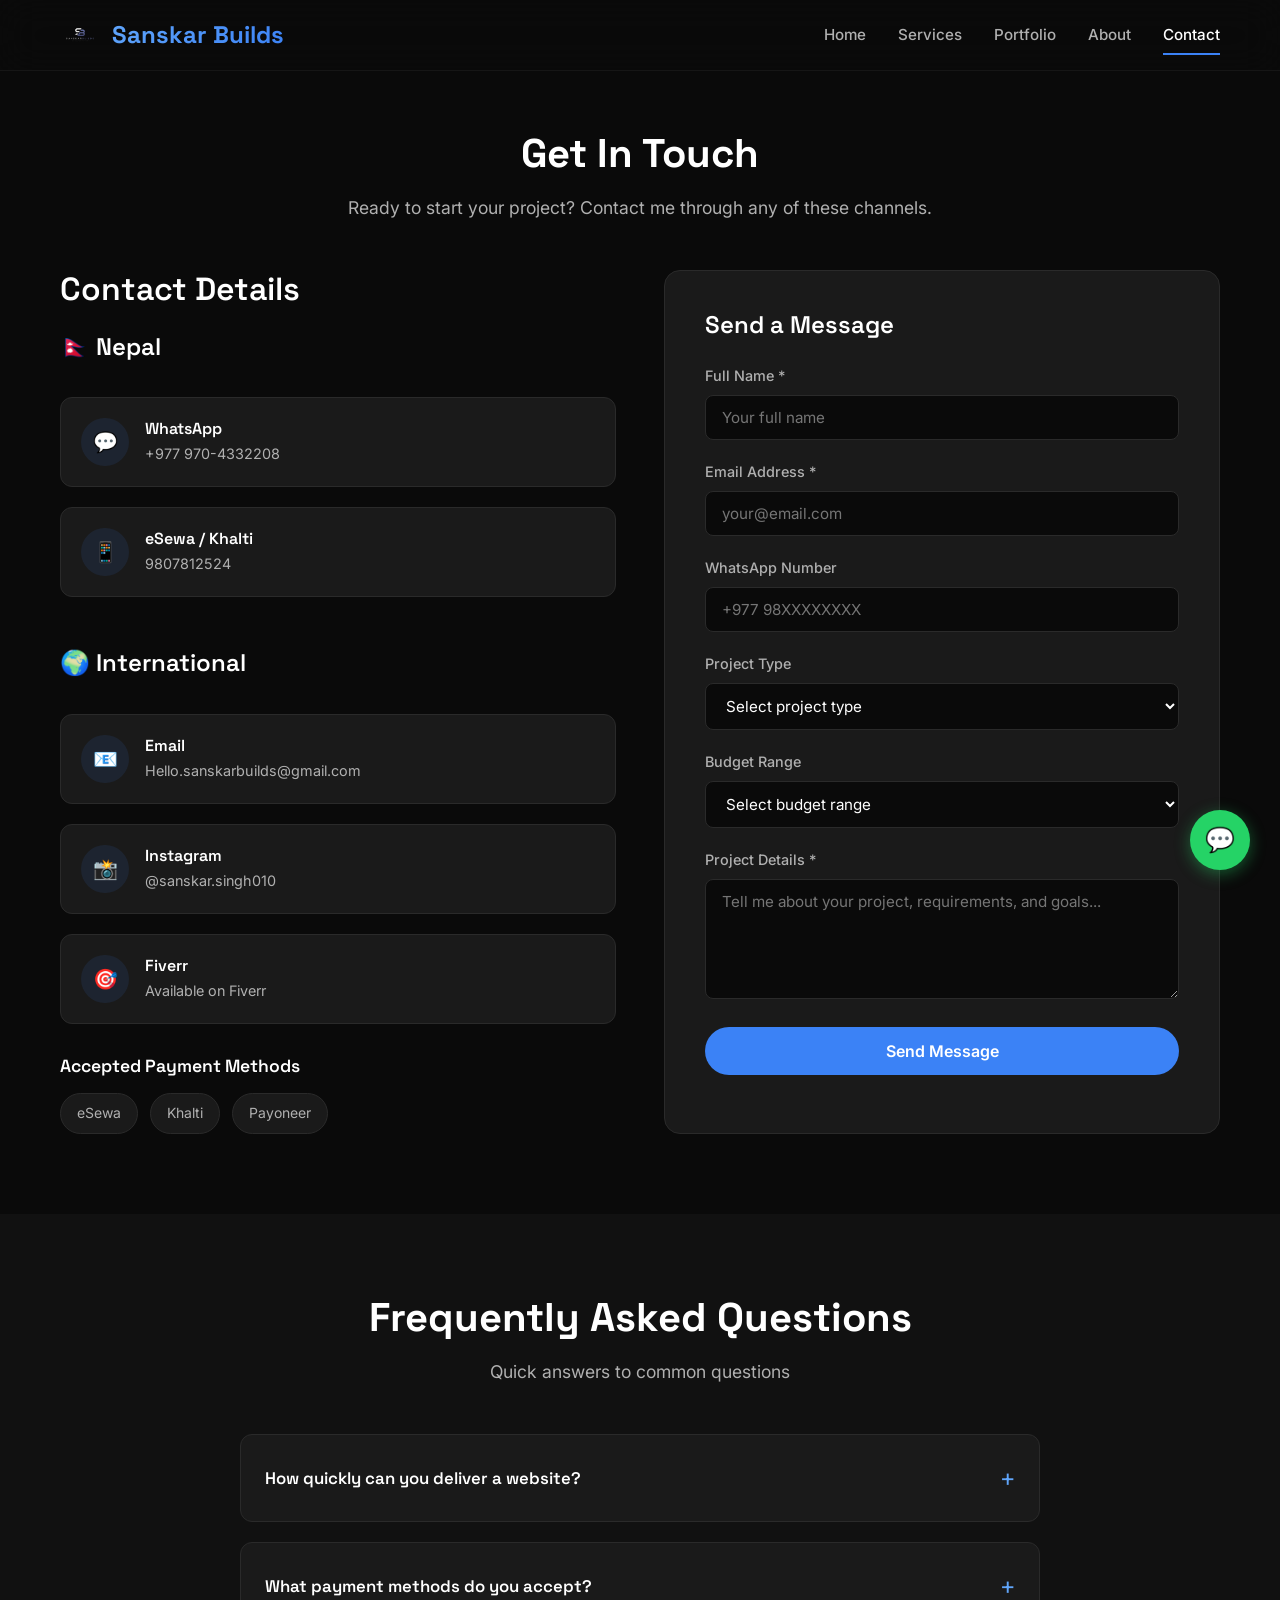
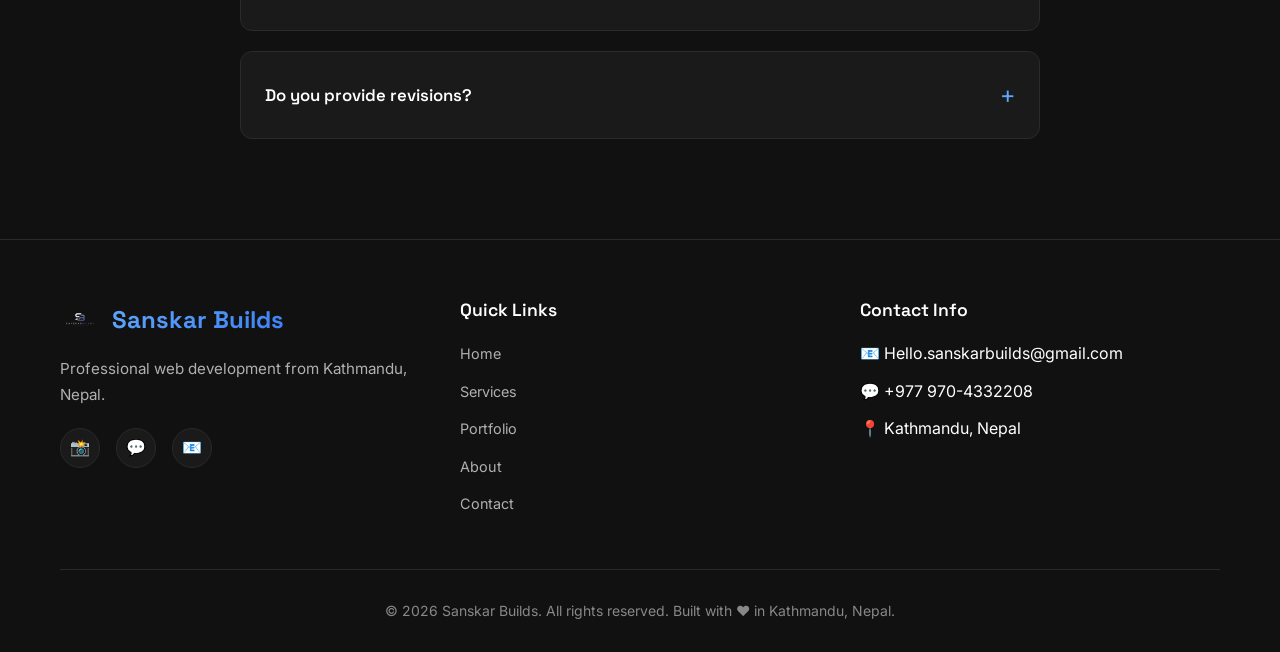
<file: contact.html>
<!DOCTYPE html>
<html lang="en">
<head>
    <meta charset="UTF-8">
    <meta name="viewport" content="width=device-width, initial-scale=1.0">
    <meta name="description" content="Contact Sanskar Builds for professional web development. WhatsApp, email, or contact form. Based in Kathmandu, Nepal.">
    
    <meta property="og:title" content="Contact - Sanskar Builds">
    <meta property="og:description" content="Get in touch for professional web development services. Quick response via WhatsApp.">
    
    <link rel="icon" type="image/jpeg" href="assets/images/favicon.jpg">
    <title>Contact - Sanskar Builds</title>
    
    <link rel="stylesheet" href="css/style.css">
</head>
<body>

    <header class="header">
        <nav class="nav">
            <a href="index.html" class="logo">
                <img src="assets/images/logo.jpg" alt="Sanskar Builds Logo" class="logo-img">
                <span class="logo-text">Sanskar Builds</span>
            </a>
            
            <div class="nav-menu">
                <a href="index.html" class="nav-link">Home</a>
                <a href="services.html" class="nav-link">Services</a>
                <a href="portfolio.html" class="nav-link">Portfolio</a>
                <a href="about.html" class="nav-link">About</a>
                <a href="contact.html" class="nav-link active">Contact</a>
            </div>
            
            <div class="hamburger">
                <span></span>
                <span></span>
                <span></span>
            </div>
        </nav>
    </header>

    <main>
        <section class="contact-page">
            <div class="container">
                <h1 class="section-title">Get In Touch</h1>
                <p class="section-subtitle">Ready to start your project? Contact me through any of these channels.</p>
                
                <div class="contact-grid">
                    <div class="contact-info fade-in">
                        <h2>Contact Details</h2>
                        
                        <div class="contact-methods">
                            <!-- Nepal -->
                            <h3 style="font-size: 1.5rem; margin-bottom: 16px;">🇳🇵 Nepal</h3>
                            
                            <a href="https://wa.me/9779704332208" target="_blank" rel="noopener" class="contact-method">
                                <div class="contact-method-icon">💬</div>
                                <div class="contact-method-info">
                                    <h4>WhatsApp</h4>
                                    <p>+977 970-4332208</p>
                                </div>
                            </a>
                            
                            <div class="contact-method">
                                <div class="contact-method-icon">📱</div>
                                <div class="contact-method-info">
                                    <h4>eSewa / Khalti</h4>
                                    <p>9807812524</p>
                                </div>
                            </div>

                            <!-- International -->
                            <h3 style="font-size: 1.5rem; margin: 32px 0 16px;">🌍 International</h3>
                            
                            <a href="mailto:Hello.sanskarbuilds@gmail.com" class="contact-method">
                                <div class="contact-method-icon">📧</div>
                                <div class="contact-method-info">
                                    <h4>Email</h4>
                                    <p>Hello.sanskarbuilds@gmail.com</p>
                                </div>
                            </a>
                            
                            <a href="https://instagram.com/sanskar.singh010" target="_blank" rel="noopener" class="contact-method">
                                <div class="contact-method-icon">📸</div>
                                <div class="contact-method-info">
                                    <h4>Instagram</h4>
                                    <p>@sanskar.singh010</p>
                                </div>
                            </a>
                            
                            <a href="https://www.fiverr.com/yourusername" target="_blank" rel="noopener" class="contact-method">
                                <div class="contact-method-icon">🎯</div>
                                <div class="contact-method-info">
                                    <h4>Fiverr</h4>
                                    <p>Available on Fiverr</p>
                                </div>
                            </a>
                        </div>

                        <!-- Payment Methods -->
                        <div class="payment-methods">
                            <h3>Accepted Payment Methods</h3>
                            <div class="payment-list">
                                <span class="payment-tag">eSewa</span>
                                <span class="payment-tag">Khalti</span>
                                <span class="payment-tag">Payoneer</span>
                            </div>
                        </div>
                    </div>

                    <!-- Contact Form -->
                    <div class="contact-form fade-in">
                        <h2 style="margin-bottom: 24px;">Send a Message</h2>
                        
                        <form id="contactForm" action="https://formspree.io/f/mykoodez" method="POST">
                            <div class="form-group">
                                <label class="form-label" for="name">Full Name *</label>
                                <input type="text" id="name" name="name" class="form-input" placeholder="Your full name" required>
                            </div>
                            
                            <div class="form-group">
                                <label class="form-label" for="email">Email Address *</label>
                                <input type="email" id="email" name="email" class="form-input" placeholder="your@email.com" required>
                            </div>
                            
                            <div class="form-group">
                                <label class="form-label" for="whatsapp">WhatsApp Number</label>
                                <input type="tel" id="whatsapp" name="whatsapp" class="form-input" placeholder="+977 98XXXXXXXX">
                            </div>
                            
                            <div class="form-group">
                                <label class="form-label" for="projectType">Project Type</label>
                                <select id="projectType" name="projectType" class="form-select">
                                    <option value="">Select project type</option>
                                    <option value="landing-page">Landing Page</option>
                                    <option value="business">Business Website</option>
                                    <option value="professional">Professional Website</option>
                                    <option value="restaurant">Restaurant Website</option>
                                    <option value="travel">Travel Website</option>
                                    <option value="school">School Website</option>
                                    <option value="ecommerce">E-commerce Store</option>
                                    <option value="booking">Booking Website</option>
                                    <option value="portfolio">Portfolio Website</option>
                                </select>
                            </div>
                            
                            <div class="form-group">
                                <label class="form-label" for="budget">Budget Range</label>
                                <select id="budget" name="budget" class="form-select">
                                    <option value="">Select budget range</option>
                                    <option value="4999-7999">NPR 4,999 - 7,999</option>
                                    <option value="8000-14999">NPR 8,000 - 14,999</option>
                                    <option value="15000-19999">NPR 15,000 - 19,999</option>
                                    <option value="20000-24999">NPR 20,000 - 24,999</option>
                                    <option value="25000+">NPR 25,000+</option>
                                    <option value="international">International (USD)</option>
                                </select>
                            </div>
                            
                            <div class="form-group">
                                <label class="form-label" for="message">Project Details *</label>
                                <textarea id="message" name="message" class="form-textarea" placeholder="Tell me about your project, requirements, and goals..." required></textarea>
                            </div>
                            
                            <button type="submit" class="form-submit">Send Message</button>
                            <div id="formMessage" class="form-message"></div>
                        </form>
                    </div>
                </div>
            </div>
        </section>

        <!-- FAQ Section -->
        <section class="faq-section" style="padding: 80px 0; background: var(--bg-secondary);">
            <div class="container">
                <h2 class="section-title">Frequently Asked Questions</h2>
                <p class="section-subtitle">Quick answers to common questions</p>
                
                <div style="max-width: 800px; margin: 48px auto 0;">
                    <div class="faq-item" style="margin-bottom: 20px; background: var(--bg-card); border-radius: var(--radius-md); padding: 24px; border: 1px solid var(--border);">
                        <div class="faq-question" style="cursor: pointer; display: flex; justify-content: space-between; align-items: center;">
                            <h3 style="font-size: 1.05rem;">How quickly can you deliver a website?</h3>
                            <span style="font-size: 1.5rem; color: var(--primary-light);">+</span>
                        </div>
                        <div class="faq-answer" style="margin-top: 16px; color: var(--text-secondary); display: none;">
                            <p>Small websites (landing pages) take 3 days. Business websites take 5 days. Larger projects like e-commerce stores take 7-10 days. Delivery time depends on complexity and revision requests.</p>
                        </div>
                    </div>
                    
                    <div class="faq-item" style="margin-bottom: 20px; background: var(--bg-card); border-radius: var(--radius-md); padding: 24px; border: 1px solid var(--border);">
                        <div class="faq-question" style="cursor: pointer; display: flex; justify-content: space-between; align-items: center;">
                            <h3 style="font-size: 1.05rem;">What payment methods do you accept?</h3>
                            <span style="font-size: 1.5rem; color: var(--primary-light);">+</span>
                        </div>
                        <div class="faq-answer" style="margin-top: 16px; color: var(--text-secondary); display: none;">
                            <p>For Nepal clients: eSewa and Khalti. For international clients: Payoneer. I take 50% advance before starting and the remaining 50% after you approve the final website.</p>
                        </div>
                    </div>
                    
                    <div class="faq-item" style="margin-bottom: 20px; background: var(--bg-card); border-radius: var(--radius-md); padding: 24px; border: 1px solid var(--border);">
                        <div class="faq-question" style="cursor: pointer; display: flex; justify-content: space-between; align-items: center;">
                            <h3 style="font-size: 1.05rem;">Do you provide revisions?</h3>
                            <span style="font-size: 1.5rem; color: var(--primary-light);">+</span>
                        </div>
                        <div class="faq-answer" style="margin-top: 16px; color: var(--text-secondary); display: none;">
                            <p>Yes! I offer unlimited free revisions during the development phase. Your satisfaction is my priority. I'll make changes until you're completely happy with the result.</p>
                        </div>
                    </div>
                </div>
            </div>
        </section>
    </main>

    <footer class="footer">
        <div class="container">
            <div class="footer-grid">
                <div class="footer-brand">
                    <a href="index.html" class="logo" style="margin-bottom: 16px;">
                        <img src="assets/images/logo.jpg" alt="Sanskar Builds Logo" class="logo-img">
                        <span class="logo-text">Sanskar Builds</span>
                    </a>
                    <p>Professional web development from Kathmandu, Nepal.</p>
                    <div class="footer-social">
                        <a href="https://instagram.com/sanskar.singh010" target="_blank" rel="noopener" class="social-link" aria-label="Instagram">📸</a>
                        <a href="https://wa.me/9779704332208" target="_blank" rel="noopener" class="social-link" aria-label="WhatsApp">💬</a>
                        <a href="mailto:Hello.sanskarbuilds@gmail.com" class="social-link" aria-label="Email">📧</a>
                    </div>
                </div>
                
                <div class="footer-links">
                    <h4>Quick Links</h4>
                    <ul>
                        <li><a href="index.html">Home</a></li>
                        <li><a href="services.html">Services</a></li>
                        <li><a href="portfolio.html">Portfolio</a></li>
                        <li><a href="about.html">About</a></li>
                        <li><a href="contact.html">Contact</a></li>
                    </ul>
                </div>
                
                <div class="footer-links">
                    <h4>Contact Info</h4>
                    <ul>
                        <li>📧 Hello.sanskarbuilds@gmail.com</li>
                        <li>💬 +977 970-4332208</li>
                        <li>📍 Kathmandu, Nepal</li>
                    </ul>
                </div>
            </div>
            
            <div class="footer-bottom">
                <p>&copy; 2026 Sanskar Builds. All rights reserved. Built with ❤️ in Kathmandu, Nepal.</p>
            </div>
        </div>
    </footer>

    <a href="https://wa.me/9779704332208" class="whatsapp-float" target="_blank" rel="noopener" aria-label="Chat on WhatsApp">💬</a>
    <button class="back-to-top" aria-label="Back to top">↑</button>

    <script src="js/main.js"></script>
</body>
</html>
</file>
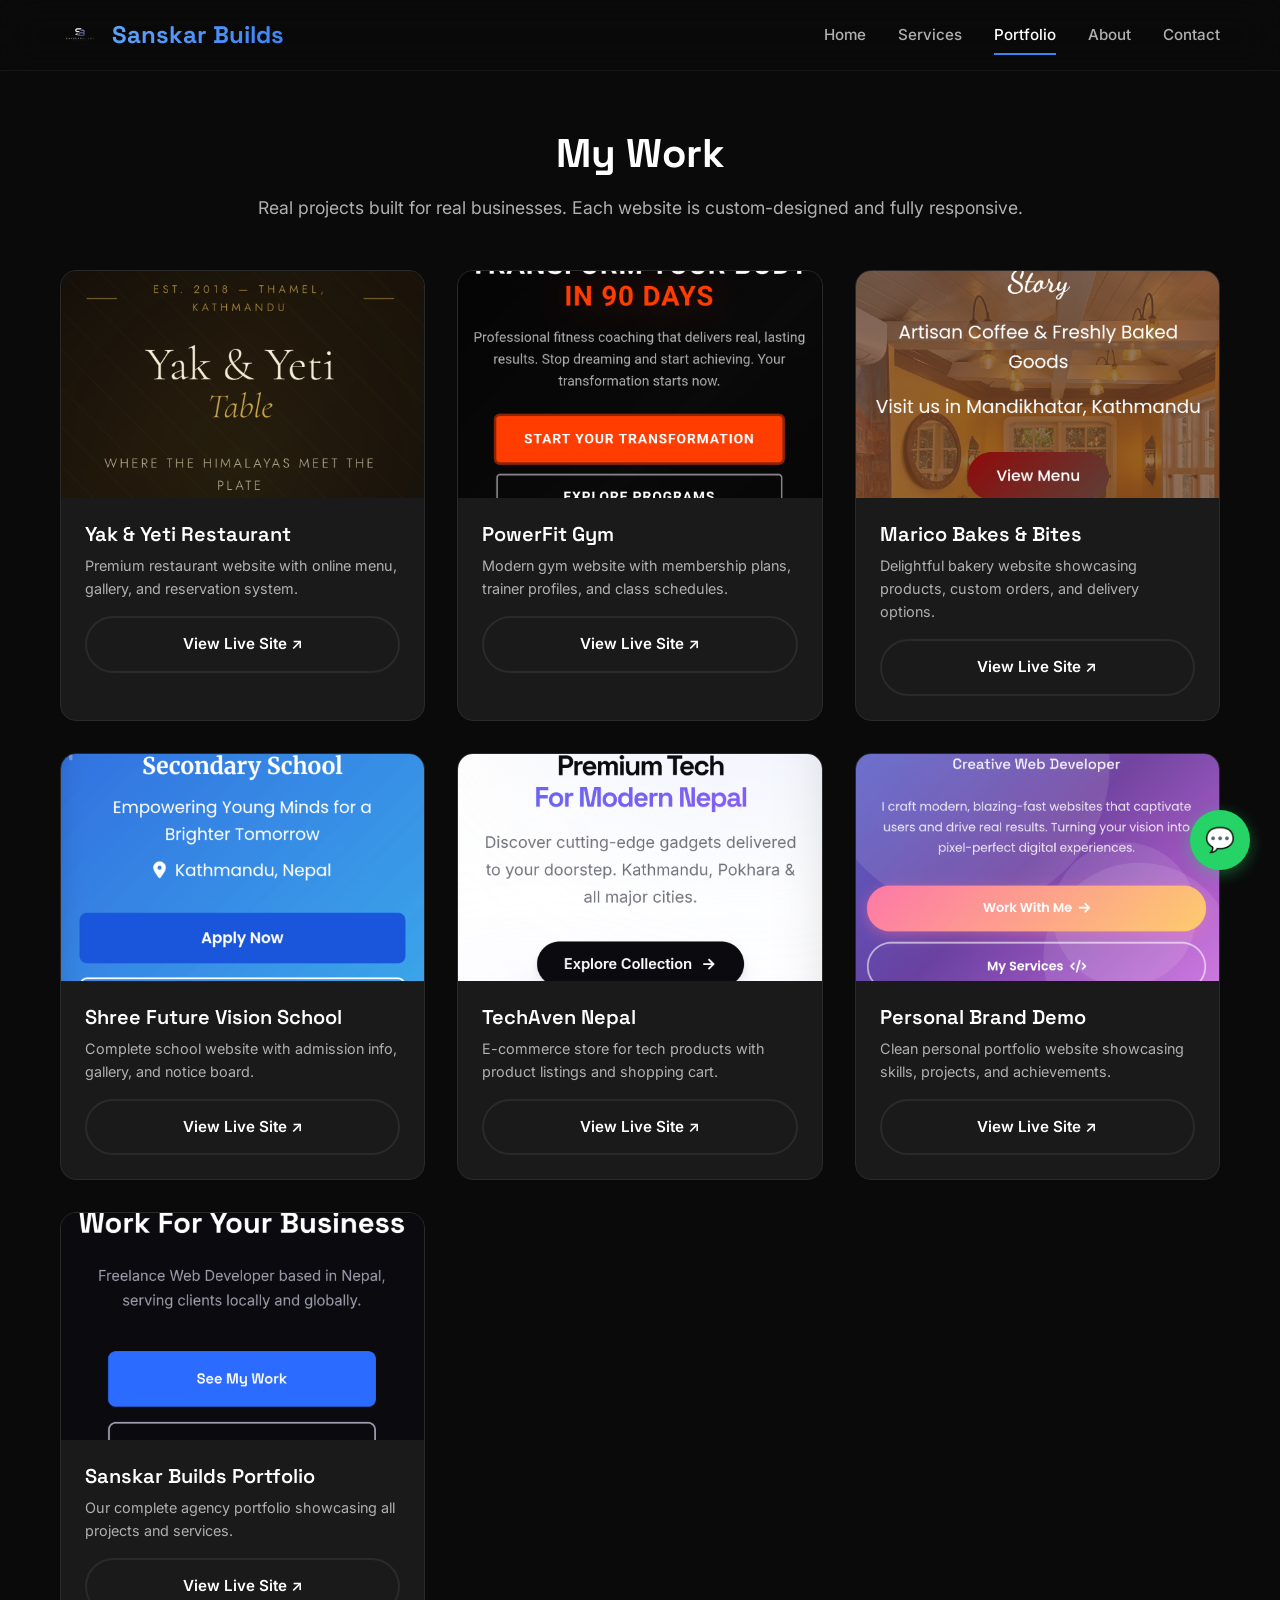
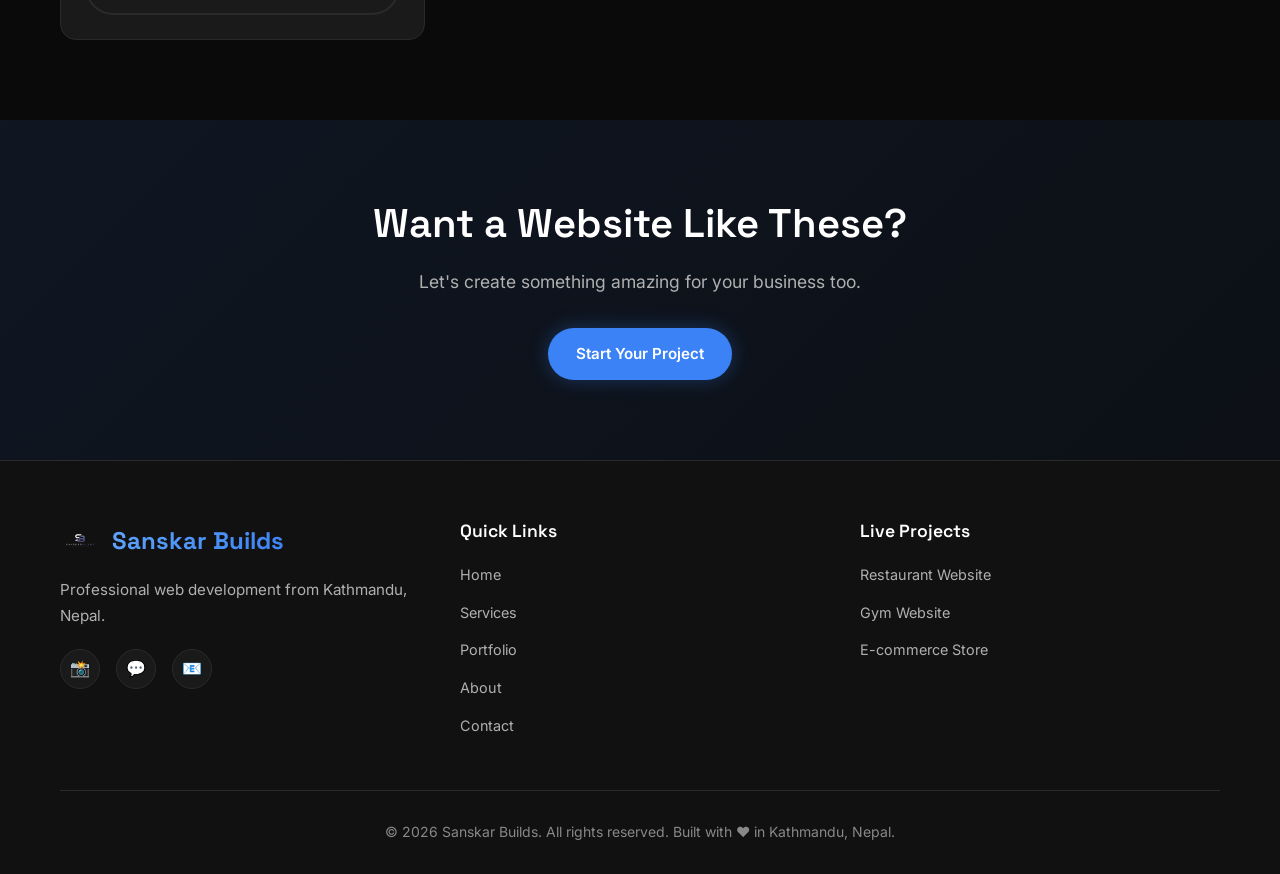
<file: portfolio.html>
<!DOCTYPE html>
<html lang="en">
<head>
    <meta charset="UTF-8">
    <meta name="viewport" content="width=device-width, initial-scale=1.0">
    <meta name="description" content="Portfolio of Sanskar Builds - View our web development projects including restaurant, gym, bakery, and business websites.">
    
    <meta property="og:title" content="Portfolio - Sanskar Builds">
    <meta property="og:description" content="Explore our web development projects and see real results.">
    
    <link rel="icon" type="image/jpeg" href="assets/images/favicon.jpg">
    <title>Portfolio - Sanskar Builds</title>
    
    <link rel="stylesheet" href="css/style.css">
</head>
<body>

    <header class="header">
        <nav class="nav">
            <a href="index.html" class="logo">
                <img src="assets/images/logo.jpg" alt="Sanskar Builds Logo" class="logo-img">
                <span class="logo-text">Sanskar Builds</span>
            </a>
            
            <div class="nav-menu">
                <a href="index.html" class="nav-link">Home</a>
                <a href="services.html" class="nav-link">Services</a>
                <a href="portfolio.html" class="nav-link active">Portfolio</a>
                <a href="about.html" class="nav-link">About</a>
                <a href="contact.html" class="nav-link">Contact</a>
            </div>
            
            <div class="hamburger">
                <span></span>
                <span></span>
                <span></span>
            </div>
        </nav>
    </header>

    <main>
        <section class="portfolio-page">
            <div class="container">
                <h1 class="section-title">My Work</h1>
                <p class="section-subtitle">Real projects built for real businesses. Each website is custom-designed and fully responsive.</p>
                
                <div class="portfolio-grid">
                    <!-- Restaurant Website -->
                    <div class="portfolio-card fade-in">
                        <div class="portfolio-image">
                            <img src="assets/images/portfolio/restaurant.webp" alt="Restaurant Website" loading="eager">
                            <div class="portfolio-overlay">
                                <a href="https://yakandyetitabledemo.netlify.app/" target="_blank" rel="noopener" class="btn btn-primary">Live Preview</a>
                            </div>
                        </div>
                        <div class="portfolio-info">
                            <h3>Yak & Yeti Restaurant</h3>
                            <p>Premium restaurant website with online menu, gallery, and reservation system.</p>
                            <a href="https://yakandyetitabledemo.netlify.app/" target="_blank" rel="noopener" class="btn btn-outline" style="width: 100%; text-align: center; justify-content: center;">View Live Site ↗</a>
                        </div>
                    </div>

                    <!-- Gym Website -->
                    <div class="portfolio-card fade-in">
                        <div class="portfolio-image">
                            <img src="assets/images/portfolio/gym.webp" alt="Gym Website" loading="eager">
                            <div class="portfolio-overlay">
                                <a href="https://gymwebsitefordemo.netlify.app/" target="_blank" rel="noopener" class="btn btn-primary">Live Preview</a>
                            </div>
                        </div>
                        <div class="portfolio-info">
                            <h3>PowerFit Gym</h3>
                            <p>Modern gym website with membership plans, trainer profiles, and class schedules.</p>
                            <a href="https://gymwebsitefordemo.netlify.app/" target="_blank" rel="noopener" class="btn btn-outline" style="width: 100%; text-align: center; justify-content: center;">View Live Site ↗</a>
                        </div>
                    </div>

                    <!-- Bakery Website -->
                    <div class="portfolio-card fade-in">
                        <div class="portfolio-image">
                            <img src="assets/images/portfolio/bakery.webp" alt="Bakery Website" loading="eager">
                            <div class="portfolio-overlay">
                                <a href="https://marico-bakes-and-bites-web.netlify.app/" target="_blank" rel="noopener" class="btn btn-primary">Live Preview</a>
                            </div>
                        </div>
                        <div class="portfolio-info">
                            <h3>Marico Bakes & Bites</h3>
                            <p>Delightful bakery website showcasing products, custom orders, and delivery options.</p>
                            <a href="https://marico-bakes-and-bites-web.netlify.app/" target="_blank" rel="noopener" class="btn btn-outline" style="width: 100%; text-align: center; justify-content: center;">View Live Site ↗</a>
                        </div>
                    </div>

                    <!-- Education Website -->
                    <div class="portfolio-card fade-in">
                        <div class="portfolio-image">
                            <img src="assets/images/portfolio/education.webp" alt="Education Website" loading="eager">
                            <div class="portfolio-overlay">
                                <a href="https://shreefuturevisiondemo.netlify.app/" target="_blank" rel="noopener" class="btn btn-primary">Live Preview</a>
                            </div>
                        </div>
                        <div class="portfolio-info">
                            <h3>Shree Future Vision School</h3>
                            <p>Complete school website with admission info, gallery, and notice board.</p>
                            <a href="https://shreefuturevisiondemo.netlify.app/" target="_blank" rel="noopener" class="btn btn-outline" style="width: 100%; text-align: center; justify-content: center;">View Live Site ↗</a>
                        </div>
                    </div>

                    <!-- E-commerce Website -->
                    <div class="portfolio-card fade-in">
                        <div class="portfolio-image">
                            <img src="assets/images/portfolio/ecommerce.webp" alt="E-commerce Website" loading="eager">
                            <div class="portfolio-overlay">
                                <a href="https://techavennepaldemo.netlify.app/" target="_blank" rel="noopener" class="btn btn-primary">Live Preview</a>
                            </div>
                        </div>
                        <div class="portfolio-info">
                            <h3>TechAven Nepal</h3>
                            <p>E-commerce store for tech products with product listings and shopping cart.</p>
                            <a href="https://techavennepaldemo.netlify.app/" target="_blank" rel="noopener" class="btn btn-outline" style="width: 100%; text-align: center; justify-content: center;">View Live Site ↗</a>
                        </div>
                    </div>

                    <!-- Personal Brand Website -->
                    <div class="portfolio-card fade-in">
                        <div class="portfolio-image">
                            <img src="assets/images/portfolio/personal.webp" alt="Personal Brand Website" loading="eager">
                            <div class="portfolio-overlay">
                                <a href="https://personalbranddemo.netlify.app/" target="_blank" rel="noopener" class="btn btn-primary">Live Preview</a>
                            </div>
                        </div>
                        <div class="portfolio-info">
                            <h3>Personal Brand Demo</h3>
                            <p>Clean personal portfolio website showcasing skills, projects, and achievements.</p>
                            <a href="https://personalbranddemo.netlify.app/" target="_blank" rel="noopener" class="btn btn-outline" style="width: 100%; text-align: center; justify-content: center;">View Live Site ↗</a>
                        </div>
                    </div>

                    <!-- Portfolio Website -->
                    <div class="portfolio-card fade-in">
                        <div class="portfolio-image">
                            <img src="assets/images/portfolio/portfolio.webp" alt="Agency Portfolio" loading="eager">
                            <div class="portfolio-overlay">
                                <a href="https://sanskarbuilds-portfolio.netlify.app/" target="_blank" rel="noopener" class="btn btn-primary">Live Preview</a>
                            </div>
                        </div>
                        <div class="portfolio-info">
                            <h3>Sanskar Builds Portfolio</h3>
                            <p>Our complete agency portfolio showcasing all projects and services.</p>
                            <a href="https://sanskarbuilds-portfolio.netlify.app/" target="_blank" rel="noopener" class="btn btn-outline" style="width: 100%; text-align: center; justify-content: center;">View Live Site ↗</a>
                        </div>
                    </div>
                </div>
            </div>
        </section>

        <!-- CTA -->
        <section class="cta-section">
            <div class="container">
                <h2>Want a Website Like These?</h2>
                <p>Let's create something amazing for your business too.</p>
                <a href="contact.html" class="btn btn-primary">Start Your Project</a>
            </div>
        </section>
    </main>

    <footer class="footer">
        <div class="container">
            <div class="footer-grid">
                <div class="footer-brand">
                    <a href="index.html" class="logo" style="margin-bottom: 16px;">
                        <img src="assets/images/logo.jpg" alt="Sanskar Builds Logo" class="logo-img">
                        <span class="logo-text">Sanskar Builds</span>
                    </a>
                    <p>Professional web development from Kathmandu, Nepal.</p>
                    <div class="footer-social">
                        <a href="https://instagram.com/sanskar.singh010" target="_blank" rel="noopener" class="social-link" aria-label="Instagram">📸</a>
                        <a href="https://wa.me/9779704332208" target="_blank" rel="noopener" class="social-link" aria-label="WhatsApp">💬</a>
                        <a href="mailto:Hello.sanskarbuilds@gmail.com" class="social-link" aria-label="Email">📧</a>
                    </div>
                </div>
                
                <div class="footer-links">
                    <h4>Quick Links</h4>
                    <ul>
                        <li><a href="index.html">Home</a></li>
                        <li><a href="services.html">Services</a></li>
                        <li><a href="portfolio.html">Portfolio</a></li>
                        <li><a href="about.html">About</a></li>
                        <li><a href="contact.html">Contact</a></li>
                    </ul>
                </div>
                
                <div class="footer-links">
                    <h4>Live Projects</h4>
                    <ul>
                        <li><a href="https://yakandyetitabledemo.netlify.app/" target="_blank" rel="noopener">Restaurant Website</a></li>
                        <li><a href="https://gymwebsitefordemo.netlify.app/" target="_blank" rel="noopener">Gym Website</a></li>
                        <li><a href="https://techavennepaldemo.netlify.app/" target="_blank" rel="noopener">E-commerce Store</a></li>
                    </ul>
                </div>
            </div>
            
            <div class="footer-bottom">
                <p>&copy; 2026 Sanskar Builds. All rights reserved. Built with ❤️ in Kathmandu, Nepal.</p>
            </div>
        </div>
    </footer>

    <a href="https://wa.me/9779704332208" class="whatsapp-float" target="_blank" rel="noopener" aria-label="Chat on WhatsApp">💬</a>
    <button class="back-to-top" aria-label="Back to top">↑</button>

    <script src="js/main.js"></script>
</body>
</html>
</file>
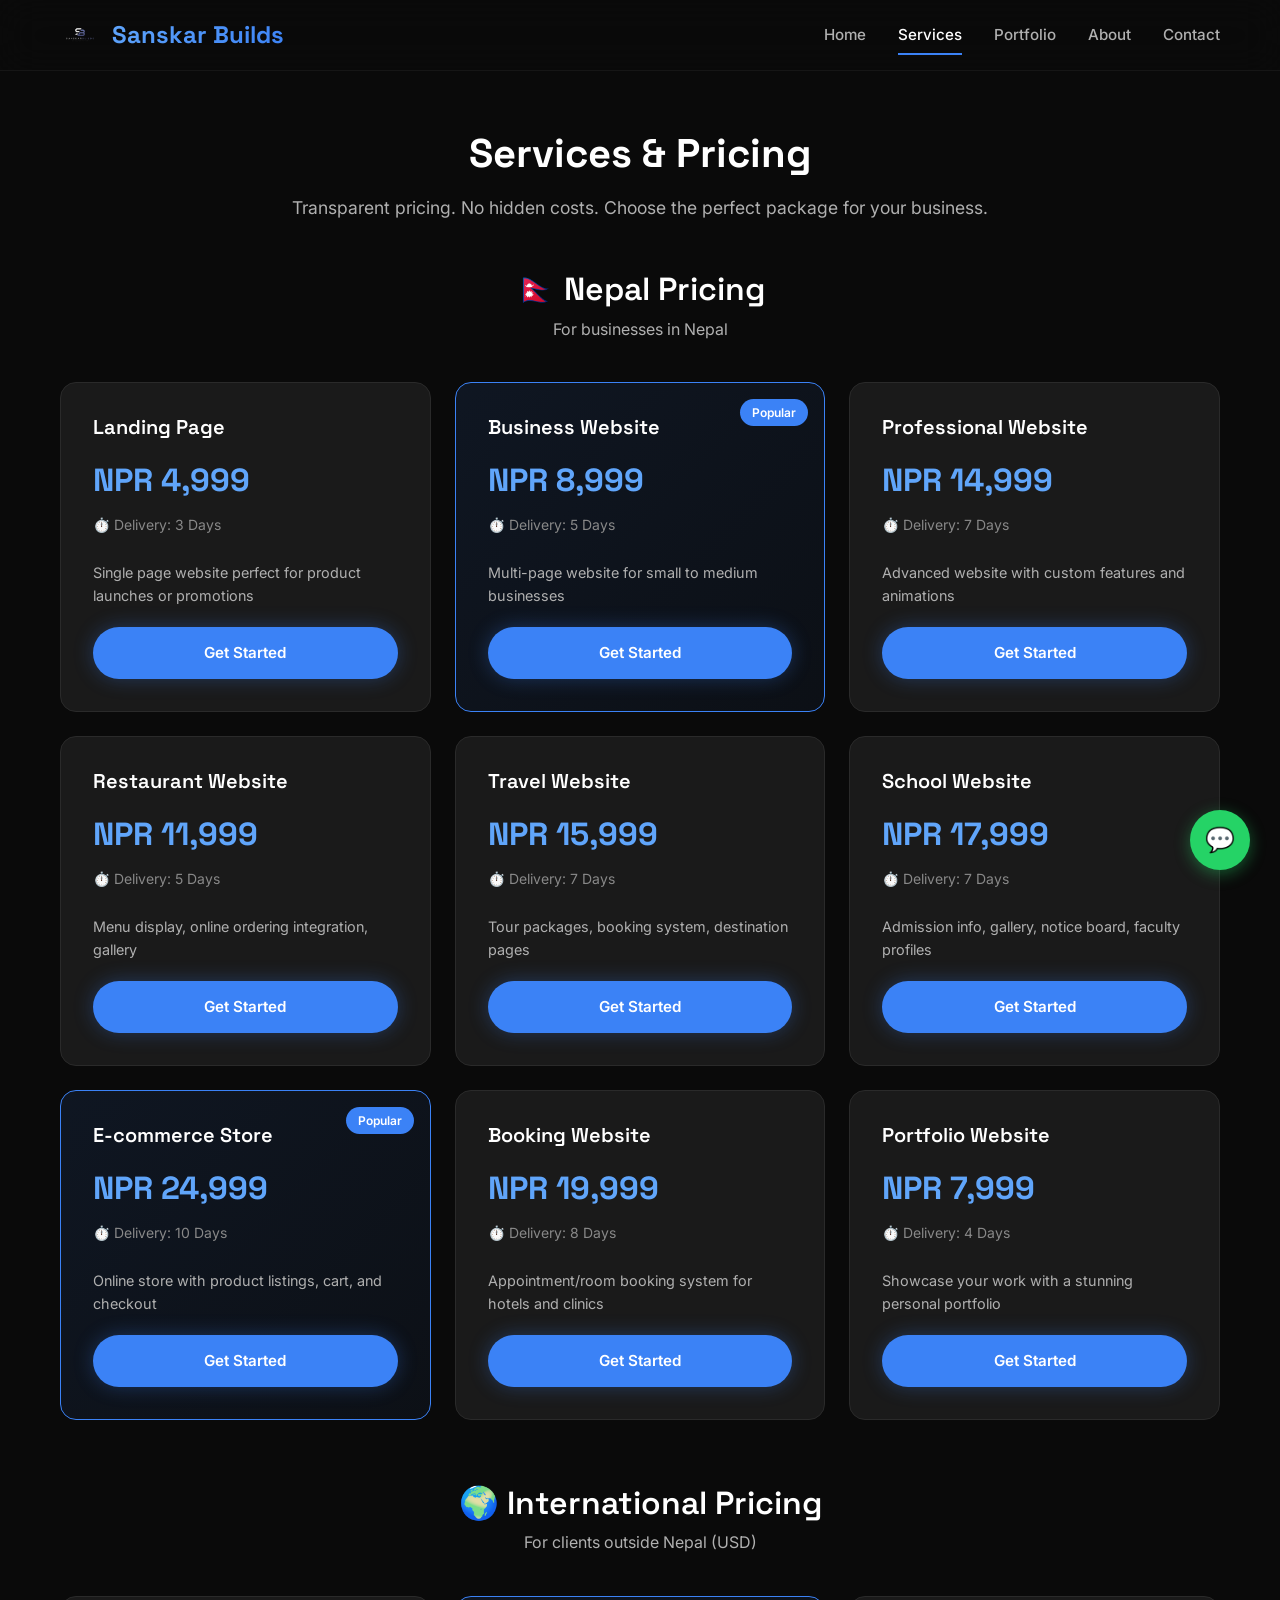
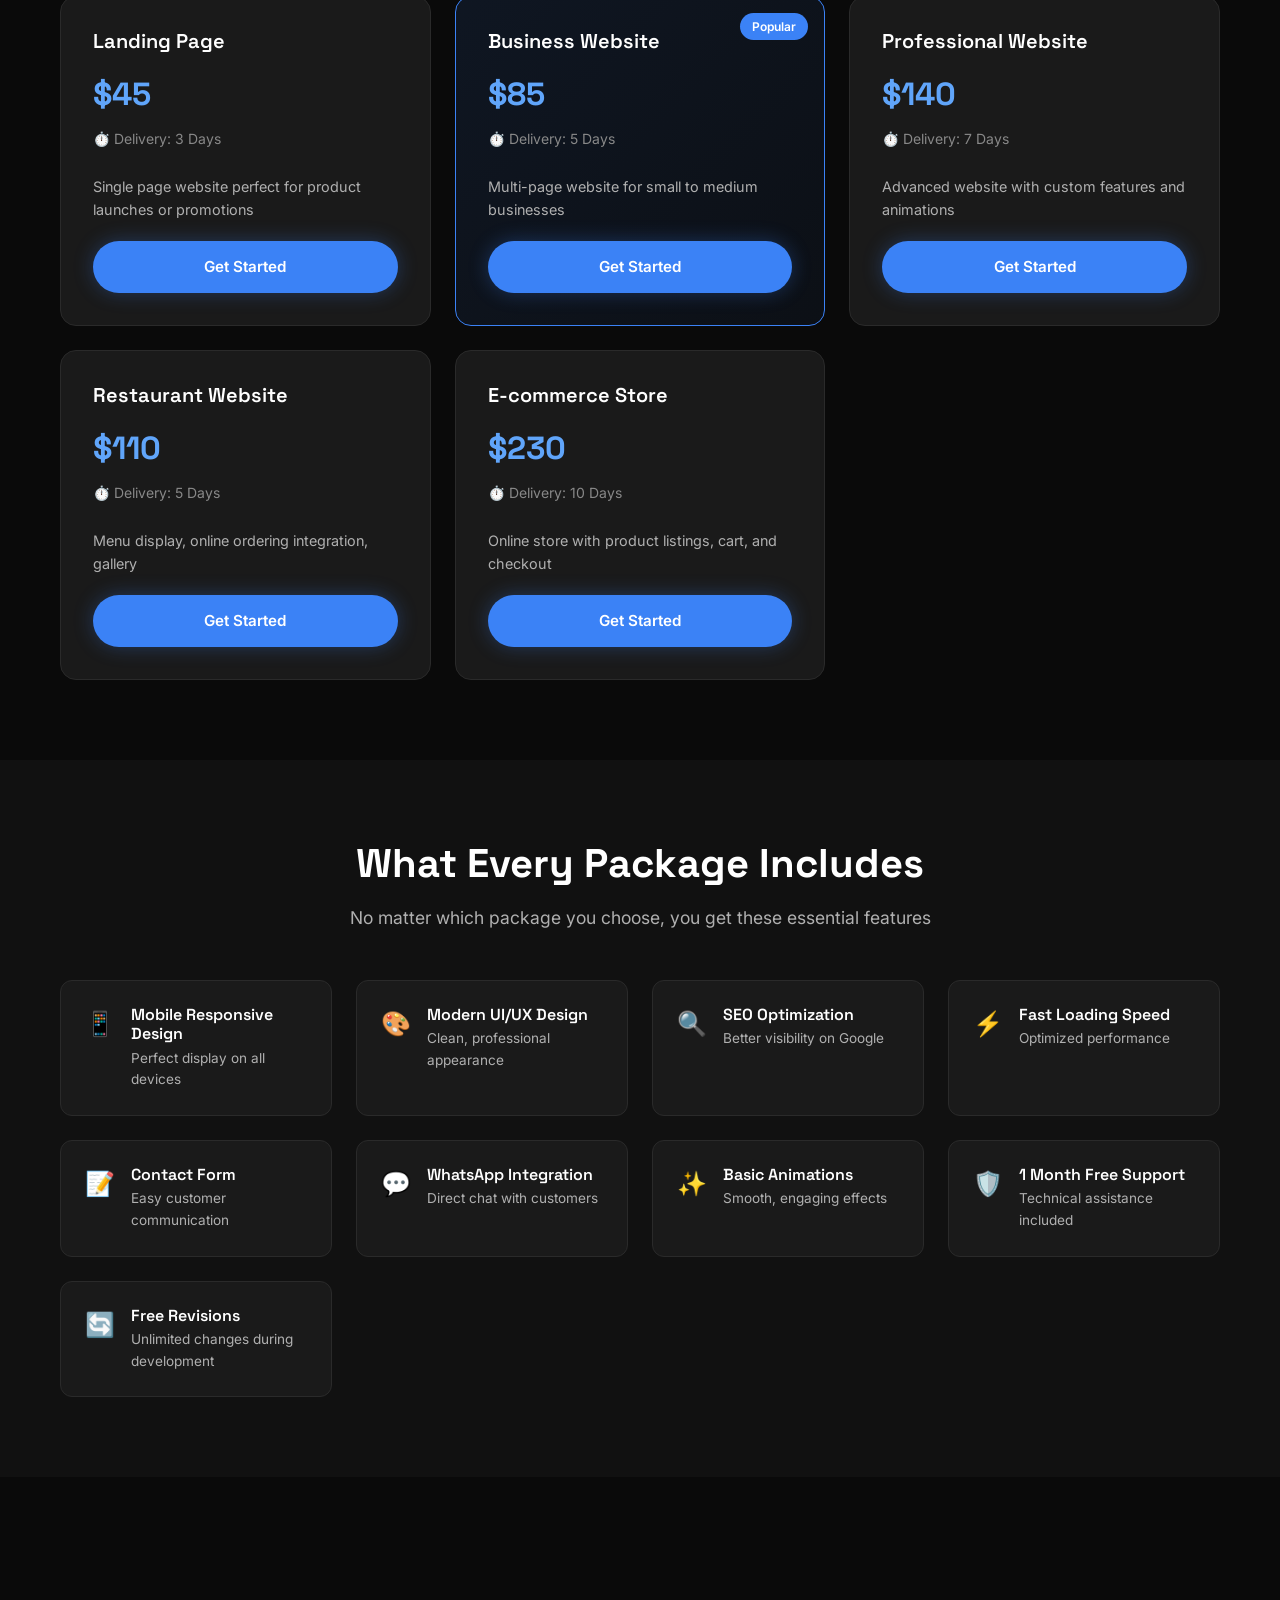
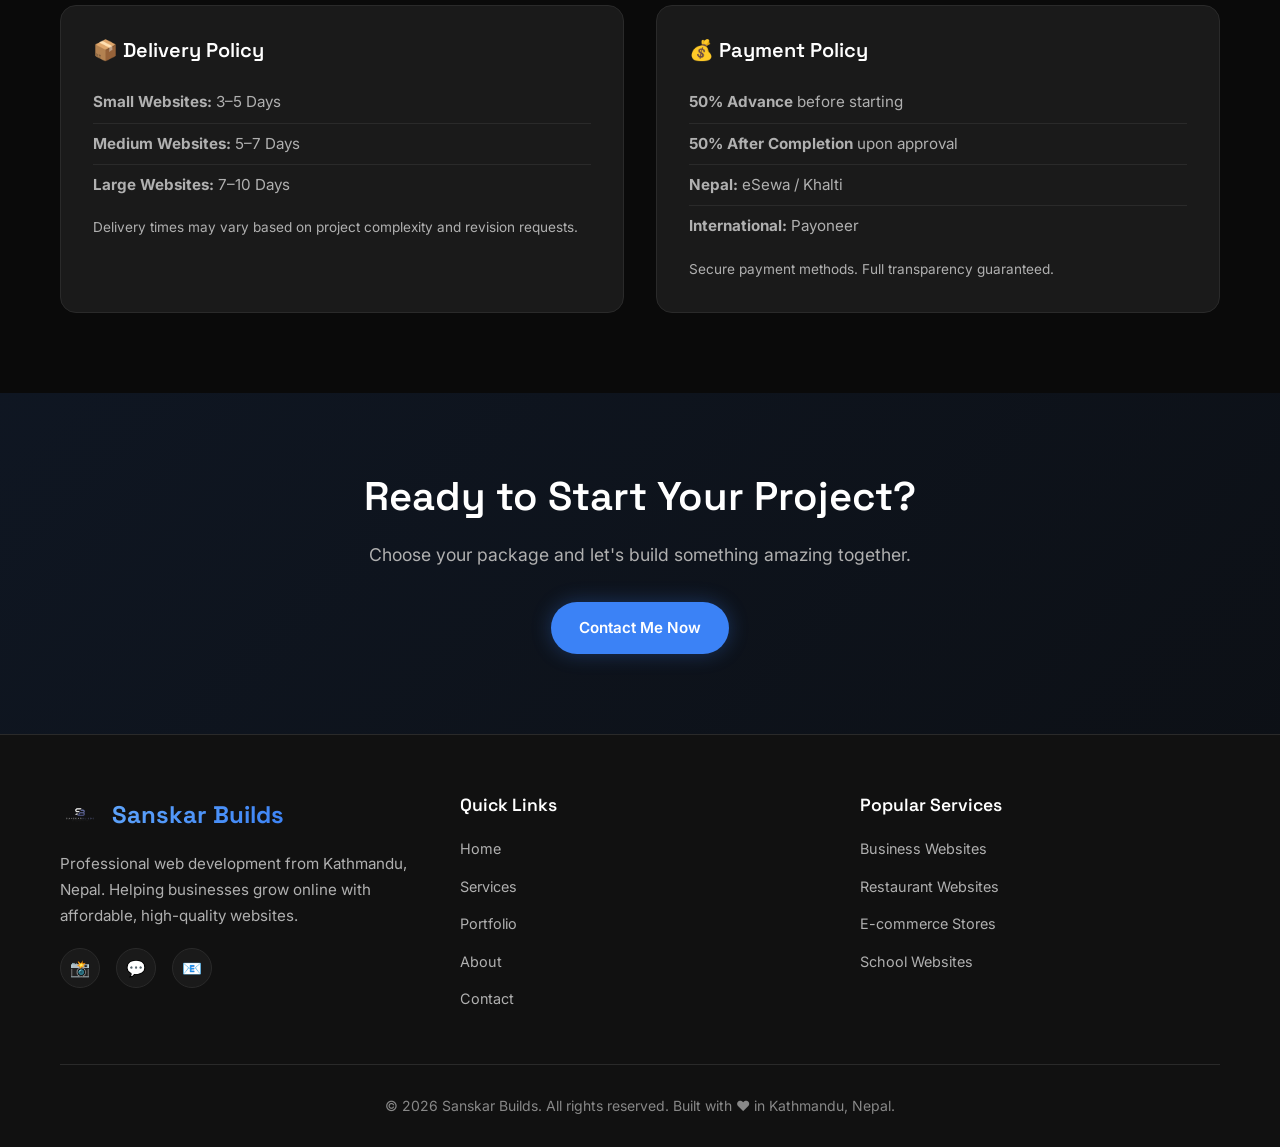
<file: services.html>
<!DOCTYPE html>
<html lang="en">
<head>
    <meta charset="UTF-8">
    <meta name="viewport" content="width=device-width, initial-scale=1.0">
    <meta name="description" content="Web development services and pricing. Affordable websites starting from NPR 4,999. Professional business websites from Nepal.">
    
    <meta property="og:title" content="Services & Pricing - Sanskar Builds">
    <meta property="og:description" content="Professional web development services with transparent pricing. Starting from NPR 4,999.">
    
    <link rel="icon" type="image/jpeg" href="assets/images/favicon.jpg">
    <title>Services & Pricing - Sanskar Builds</title>
    
    <link rel="stylesheet" href="css/style.css">
</head>
<body>

    <!-- Header -->
    <header class="header">
        <nav class="nav">
            <a href="index.html" class="logo">
                <img src="assets/images/logo.jpg" alt="Sanskar Builds Logo" class="logo-img">
                <span class="logo-text">Sanskar Builds</span>
            </a>
            
            <div class="nav-menu">
                <a href="index.html" class="nav-link">Home</a>
                <a href="services.html" class="nav-link active">Services</a>
                <a href="portfolio.html" class="nav-link">Portfolio</a>
                <a href="about.html" class="nav-link">About</a>
                <a href="contact.html" class="nav-link">Contact</a>
            </div>
            
            <div class="hamburger">
                <span></span>
                <span></span>
                <span></span>
            </div>
        </nav>
    </header>

    <!-- Main Content -->
    <main>
        
        <!-- Services Hero -->
        <section class="services-page">
            <div class="container">
                <h1 class="section-title">Services & Pricing</h1>
                <p class="section-subtitle">Transparent pricing. No hidden costs. Choose the perfect package for your business.</p>
                
                <!-- Nepal Pricing -->
                <div class="pricing-section" style="margin-bottom: 64px;">
                    <h2 style="text-align: center; font-size: 2rem; margin-bottom: 8px;">🇳🇵 Nepal Pricing</h2>
                    <p style="text-align: center; color: var(--text-secondary); margin-bottom: 40px;">For businesses in Nepal</p>
                    
                    <div class="pricing-grid">
                        <div class="pricing-card fade-in">
                            <h3 class="pricing-name">Landing Page</h3>
                            <div class="pricing-price">NPR 4,999</div>
                            <div class="pricing-delivery">⏱️ Delivery: 3 Days</div>
                            <p style="color: var(--text-secondary); margin-bottom: 20px; font-size: 0.9rem;">Single page website perfect for product launches or promotions</p>
                            <a href="contact.html" class="btn btn-primary" style="width: 100%; text-align: center; justify-content: center;">Get Started</a>
                        </div>
                        
                        <div class="pricing-card featured fade-in">
                            <h3 class="pricing-name">Business Website</h3>
                            <div class="pricing-price">NPR 8,999</div>
                            <div class="pricing-delivery">⏱️ Delivery: 5 Days</div>
                            <p style="color: var(--text-secondary); margin-bottom: 20px; font-size: 0.9rem;">Multi-page website for small to medium businesses</p>
                            <a href="contact.html" class="btn btn-primary" style="width: 100%; text-align: center; justify-content: center;">Get Started</a>
                        </div>
                        
                        <div class="pricing-card fade-in">
                            <h3 class="pricing-name">Professional Website</h3>
                            <div class="pricing-price">NPR 14,999</div>
                            <div class="pricing-delivery">⏱️ Delivery: 7 Days</div>
                            <p style="color: var(--text-secondary); margin-bottom: 20px; font-size: 0.9rem;">Advanced website with custom features and animations</p>
                            <a href="contact.html" class="btn btn-primary" style="width: 100%; text-align: center; justify-content: center;">Get Started</a>
                        </div>
                        
                        <div class="pricing-card fade-in">
                            <h3 class="pricing-name">Restaurant Website</h3>
                            <div class="pricing-price">NPR 11,999</div>
                            <div class="pricing-delivery">⏱️ Delivery: 5 Days</div>
                            <p style="color: var(--text-secondary); margin-bottom: 20px; font-size: 0.9rem;">Menu display, online ordering integration, gallery</p>
                            <a href="contact.html" class="btn btn-primary" style="width: 100%; text-align: center; justify-content: center;">Get Started</a>
                        </div>
                        
                        <div class="pricing-card fade-in">
                            <h3 class="pricing-name">Travel Website</h3>
                            <div class="pricing-price">NPR 15,999</div>
                            <div class="pricing-delivery">⏱️ Delivery: 7 Days</div>
                            <p style="color: var(--text-secondary); margin-bottom: 20px; font-size: 0.9rem;">Tour packages, booking system, destination pages</p>
                            <a href="contact.html" class="btn btn-primary" style="width: 100%; text-align: center; justify-content: center;">Get Started</a>
                        </div>
                        
                        <div class="pricing-card fade-in">
                            <h3 class="pricing-name">School Website</h3>
                            <div class="pricing-price">NPR 17,999</div>
                            <div class="pricing-delivery">⏱️ Delivery: 7 Days</div>
                            <p style="color: var(--text-secondary); margin-bottom: 20px; font-size: 0.9rem;">Admission info, gallery, notice board, faculty profiles</p>
                            <a href="contact.html" class="btn btn-primary" style="width: 100%; text-align: center; justify-content: center;">Get Started</a>
                        </div>
                        
                        <div class="pricing-card featured fade-in">
                            <h3 class="pricing-name">E-commerce Store</h3>
                            <div class="pricing-price">NPR 24,999</div>
                            <div class="pricing-delivery">⏱️ Delivery: 10 Days</div>
                            <p style="color: var(--text-secondary); margin-bottom: 20px; font-size: 0.9rem;">Online store with product listings, cart, and checkout</p>
                            <a href="contact.html" class="btn btn-primary" style="width: 100%; text-align: center; justify-content: center;">Get Started</a>
                        </div>
                        
                        <div class="pricing-card fade-in">
                            <h3 class="pricing-name">Booking Website</h3>
                            <div class="pricing-price">NPR 19,999</div>
                            <div class="pricing-delivery">⏱️ Delivery: 8 Days</div>
                            <p style="color: var(--text-secondary); margin-bottom: 20px; font-size: 0.9rem;">Appointment/room booking system for hotels and clinics</p>
                            <a href="contact.html" class="btn btn-primary" style="width: 100%; text-align: center; justify-content: center;">Get Started</a>
                        </div>
                        
                        <div class="pricing-card fade-in">
                            <h3 class="pricing-name">Portfolio Website</h3>
                            <div class="pricing-price">NPR 7,999</div>
                            <div class="pricing-delivery">⏱️ Delivery: 4 Days</div>
                            <p style="color: var(--text-secondary); margin-bottom: 20px; font-size: 0.9rem;">Showcase your work with a stunning personal portfolio</p>
                            <a href="contact.html" class="btn btn-primary" style="width: 100%; text-align: center; justify-content: center;">Get Started</a>
                        </div>
                    </div>
                </div>

                <!-- International Pricing -->
                <div class="pricing-section">
                    <h2 style="text-align: center; font-size: 2rem; margin-bottom: 8px;">🌍 International Pricing</h2>
                    <p style="text-align: center; color: var(--text-secondary); margin-bottom: 40px;">For clients outside Nepal (USD)</p>
                    
                    <div class="pricing-grid">
                        <div class="pricing-card fade-in">
                            <h3 class="pricing-name">Landing Page</h3>
                            <div class="pricing-price">$45</div>
                            <div class="pricing-delivery">⏱️ Delivery: 3 Days</div>
                            <p style="color: var(--text-secondary); margin-bottom: 20px; font-size: 0.9rem;">Single page website perfect for product launches or promotions</p>
                            <a href="contact.html" class="btn btn-primary" style="width: 100%; text-align: center; justify-content: center;">Get Started</a>
                        </div>
                        
                        <div class="pricing-card featured fade-in">
                            <h3 class="pricing-name">Business Website</h3>
                            <div class="pricing-price">$85</div>
                            <div class="pricing-delivery">⏱️ Delivery: 5 Days</div>
                            <p style="color: var(--text-secondary); margin-bottom: 20px; font-size: 0.9rem;">Multi-page website for small to medium businesses</p>
                            <a href="contact.html" class="btn btn-primary" style="width: 100%; text-align: center; justify-content: center;">Get Started</a>
                        </div>
                        
                        <div class="pricing-card fade-in">
                            <h3 class="pricing-name">Professional Website</h3>
                            <div class="pricing-price">$140</div>
                            <div class="pricing-delivery">⏱️ Delivery: 7 Days</div>
                            <p style="color: var(--text-secondary); margin-bottom: 20px; font-size: 0.9rem;">Advanced website with custom features and animations</p>
                            <a href="contact.html" class="btn btn-primary" style="width: 100%; text-align: center; justify-content: center;">Get Started</a>
                        </div>
                        
                        <div class="pricing-card fade-in">
                            <h3 class="pricing-name">Restaurant Website</h3>
                            <div class="pricing-price">$110</div>
                            <div class="pricing-delivery">⏱️ Delivery: 5 Days</div>
                            <p style="color: var(--text-secondary); margin-bottom: 20px; font-size: 0.9rem;">Menu display, online ordering integration, gallery</p>
                            <a href="contact.html" class="btn btn-primary" style="width: 100%; text-align: center; justify-content: center;">Get Started</a>
                        </div>
                        
                        <div class="pricing-card fade-in">
                            <h3 class="pricing-name">E-commerce Store</h3>
                            <div class="pricing-price">$230</div>
                            <div class="pricing-delivery">⏱️ Delivery: 10 Days</div>
                            <p style="color: var(--text-secondary); margin-bottom: 20px; font-size: 0.9rem;">Online store with product listings, cart, and checkout</p>
                            <a href="contact.html" class="btn btn-primary" style="width: 100%; text-align: center; justify-content: center;">Get Started</a>
                        </div>
                    </div>
                </div>
            </div>
        </section>

        <!-- What Every Package Includes -->
        <section class="package-includes">
            <div class="container">
                <h2 class="section-title">What Every Package Includes</h2>
                <p class="section-subtitle">No matter which package you choose, you get these essential features</p>
                
                <div class="includes-grid">
                    <div class="include-item fade-in">
                        <span class="include-icon">📱</span>
                        <div>
                            <h4>Mobile Responsive Design</h4>
                            <p style="color: var(--text-secondary); font-size: 0.85rem; margin-top: 4px;">Perfect display on all devices</p>
                        </div>
                    </div>
                    <div class="include-item fade-in">
                        <span class="include-icon">🎨</span>
                        <div>
                            <h4>Modern UI/UX Design</h4>
                            <p style="color: var(--text-secondary); font-size: 0.85rem; margin-top: 4px;">Clean, professional appearance</p>
                        </div>
                    </div>
                    <div class="include-item fade-in">
                        <span class="include-icon">🔍</span>
                        <div>
                            <h4>SEO Optimization</h4>
                            <p style="color: var(--text-secondary); font-size: 0.85rem; margin-top: 4px;">Better visibility on Google</p>
                        </div>
                    </div>
                    <div class="include-item fade-in">
                        <span class="include-icon">⚡</span>
                        <div>
                            <h4>Fast Loading Speed</h4>
                            <p style="color: var(--text-secondary); font-size: 0.85rem; margin-top: 4px;">Optimized performance</p>
                        </div>
                    </div>
                    <div class="include-item fade-in">
                        <span class="include-icon">📝</span>
                        <div>
                            <h4>Contact Form</h4>
                            <p style="color: var(--text-secondary); font-size: 0.85rem; margin-top: 4px;">Easy customer communication</p>
                        </div>
                    </div>
                    <div class="include-item fade-in">
                        <span class="include-icon">💬</span>
                        <div>
                            <h4>WhatsApp Integration</h4>
                            <p style="color: var(--text-secondary); font-size: 0.85rem; margin-top: 4px;">Direct chat with customers</p>
                        </div>
                    </div>
                    <div class="include-item fade-in">
                        <span class="include-icon">✨</span>
                        <div>
                            <h4>Basic Animations</h4>
                            <p style="color: var(--text-secondary); font-size: 0.85rem; margin-top: 4px;">Smooth, engaging effects</p>
                        </div>
                    </div>
                    <div class="include-item fade-in">
                        <span class="include-icon">🛡️</span>
                        <div>
                            <h4>1 Month Free Support</h4>
                            <p style="color: var(--text-secondary); font-size: 0.85rem; margin-top: 4px;">Technical assistance included</p>
                        </div>
                    </div>
                    <div class="include-item fade-in">
                        <span class="include-icon">🔄</span>
                        <div>
                            <h4>Free Revisions</h4>
                            <p style="color: var(--text-secondary); font-size: 0.85rem; margin-top: 4px;">Unlimited changes during development</p>
                        </div>
                    </div>
                </div>
            </div>
        </section>

        <!-- Delivery & Payment Policy -->
        <section class="policy-section">
            <div class="container">
                <div class="policy-grid">
                    <div class="policy-card fade-in">
                        <h3>📦 Delivery Policy</h3>
                        <ul>
                            <li><strong>Small Websites:</strong> 3–5 Days</li>
                            <li><strong>Medium Websites:</strong> 5–7 Days</li>
                            <li><strong>Large Websites:</strong> 7–10 Days</li>
                        </ul>
                        <p style="color: var(--text-secondary); font-size: 0.85rem; margin-top: 12px;">Delivery times may vary based on project complexity and revision requests.</p>
                    </div>
                    
                    <div class="policy-card fade-in">
                        <h3>💰 Payment Policy</h3>
                        <ul>
                            <li><strong>50% Advance</strong> before starting</li>
                            <li><strong>50% After Completion</strong> upon approval</li>
                            <li><strong>Nepal:</strong> eSewa / Khalti</li>
                            <li><strong>International:</strong> Payoneer</li>
                        </ul>
                        <p style="color: var(--text-secondary); font-size: 0.85rem; margin-top: 12px;">Secure payment methods. Full transparency guaranteed.</p>
                    </div>
                </div>
            </div>
        </section>

        <!-- CTA -->
        <section class="cta-section">
            <div class="container">
                <h2>Ready to Start Your Project?</h2>
                <p>Choose your package and let's build something amazing together.</p>
                <a href="contact.html" class="btn btn-primary">Contact Me Now</a>
            </div>
        </section>

    </main>
    <!-- Footer -->
    <footer class="footer">
        <div class="container">
            <div class="footer-grid">
                <div class="footer-brand">
                    <a href="index.html" class="logo" style="margin-bottom: 16px;">
                        <img src="assets/images/logo.jpg" alt="Sanskar Builds Logo" class="logo-img">
                        <span class="logo-text">Sanskar Builds</span>
                    </a>
                    <p>Professional web development from Kathmandu, Nepal. Helping businesses grow online with affordable, high-quality websites.</p>
                    <div class="footer-social">
                        <a href="https://instagram.com/sanskar.singh010" target="_blank" rel="noopener" class="social-link" aria-label="Instagram">📸</a>
                        <a href="https://wa.me/9779704332208" target="_blank" rel="noopener" class="social-link" aria-label="WhatsApp">💬</a>
                        <a href="mailto:Hello.sanskarbuilds@gmail.com" class="social-link" aria-label="Email">📧</a>
                    </div>
                </div>
                
                <div class="footer-links">
                    <h4>Quick Links</h4>
                    <ul>
                        <li><a href="index.html">Home</a></li>
                        <li><a href="services.html">Services</a></li>
                        <li><a href="portfolio.html">Portfolio</a></li>
                        <li><a href="about.html">About</a></li>
                        <li><a href="contact.html">Contact</a></li>
                    </ul>
                </div>
                
                <div class="footer-links">
                    <h4>Popular Services</h4>
                    <ul>
                        <li><a href="services.html">Business Websites</a></li>
                        <li><a href="services.html">Restaurant Websites</a></li>
                        <li><a href="services.html">E-commerce Stores</a></li>
                        <li><a href="services.html">School Websites</a></li>
                    </ul>
                </div>
            </div>
            
            <div class="footer-bottom">
                <p>&copy; 2026 Sanskar Builds. All rights reserved. Built with ❤️ in Kathmandu, Nepal.</p>
            </div>
        </div>
    </footer>

    <a href="https://wa.me/9779704332208" class="whatsapp-float" target="_blank" rel="noopener" aria-label="Chat on WhatsApp">💬</a>
    <button class="back-to-top" aria-label="Back to top">↑</button>

    <script src="js/main.js"></script>
</body>
</html>
</file>
<file: css/style.css>
/* =====================================
   SANSKAR BUILDS - MAIN STYLESHEET
   Premium Web Development Agency
   ===================================== */

/* Import Fonts */
@import url('https://fonts.googleapis.com/css2?family=Space+Grotesk:wght@300;400;500;600;700&family=Inter:wght@300;400;500;600;700&display=swap');

/* CSS Variables */
:root {
  --bg-primary: #0a0a0a;
  --bg-secondary: #111111;
  --bg-card: #1a1a1a;
  --primary: #3b82f6;
  --primary-dark: #2563eb;
  --primary-light: #60a5fa;
  --text-primary: #ffffff;
  --text-secondary: #b0b0b0;
  --text-muted: #888888;
  --border: #2a2a2a;
  --success: #10b981;
  --warning: #f59e0b;
  --error: #ef4444;
  
  --shadow-sm: 0 2px 8px rgba(0, 0, 0, 0.3);
  --shadow-md: 0 4px 16px rgba(0, 0, 0, 0.4);
  --shadow-lg: 0 8px 32px rgba(0, 0, 0, 0.5);
  --shadow-glow: 0 0 20px rgba(59, 130, 246, 0.3);
  
  --radius-sm: 8px;
  --radius-md: 12px;
  --radius-lg: 16px;
  --radius-xl: 20px;
  
  --transition-fast: 0.2s ease;
  --transition-base: 0.3s ease;
  --transition-slow: 0.5s ease;
  
  --container: 1200px;
  --header-height: 70px;
}

/* Reset & Base Styles */
*, *::before, *::after {
  margin: 0;
  padding: 0;
  box-sizing: border-box;
}

html {
  scroll-behavior: smooth;
  -webkit-text-size-adjust: 100%;
}

body {
  font-family: 'Inter', -apple-system, BlinkMacSystemFont, sans-serif;
  background: var(--bg-primary);
  color: var(--text-primary);
  line-height: 1.6;
  overflow-x: hidden;
  -webkit-font-smoothing: antialiased;
  -moz-osx-font-smoothing: grayscale;
}

h1, h2, h3, h4, h5, h6 {
  font-family: 'Space Grotesk', sans-serif;
  font-weight: 600;
  line-height: 1.2;
}

a {
  text-decoration: none;
  color: inherit;
  transition: var(--transition-fast);
}

img {
  max-width: 100%;
  height: auto;
  display: block;
}

button {
  cursor: pointer;
  border: none;
  outline: none;
  font-family: inherit;
}

ul {
  list-style: none;
}

.container {
  max-width: var(--container);
  margin: 0 auto;
  padding: 0 20px;
}

/* =====================================
   HEADER & NAVIGATION
   ===================================== */

.header {
  position: fixed;
  top: 0;
  left: 0;
  right: 0;
  z-index: 1000;
  background: rgba(10, 10, 10, 0.8);
  backdrop-filter: blur(20px);
  -webkit-backdrop-filter: blur(20px);
  border-bottom: 1px solid rgba(255, 255, 255, 0.05);
  transition: var(--transition-base);
}

.header.scrolled {
  background: rgba(10, 10, 10, 0.95);
  box-shadow: var(--shadow-md);
}

.nav {
  display: flex;
  align-items: center;
  justify-content: space-between;
  height: var(--header-height);
  max-width: var(--container);
  margin: 0 auto;
  padding: 0 20px;
}

.logo {
  display: flex;
  align-items: center;
  gap: 12px;
  font-family: 'Space Grotesk', sans-serif;
  font-weight: 700;
  font-size: 1.5rem;
  color: var(--text-primary);
}

.logo-img {
  width: 40px;
  height: 40px;
  border-radius: var(--radius-sm);
  object-fit: cover;
}

.logo-text {
  background: linear-gradient(135deg, var(--primary-light), var(--primary));
  -webkit-background-clip: text;
  -webkit-text-fill-color: transparent;
  background-clip: text;
}

.nav-menu {
  display: flex;
  align-items: center;
  gap: 32px;
}

.nav-link {
  font-size: 0.95rem;
  font-weight: 500;
  color: var(--text-secondary);
  position: relative;
  padding: 8px 0;
  transition: var(--transition-fast);
}

.nav-link::after {
  content: '';
  position: absolute;
  bottom: 0;
  left: 0;
  width: 0;
  height: 2px;
  background: var(--primary);
  transition: var(--transition-base);
}

.nav-link:hover,
.nav-link.active {
  color: var(--text-primary);
}

.nav-link:hover::after,
.nav-link.active::after {
  width: 100%;
}

/* Hamburger Menu */
.hamburger {
  display: none;
  flex-direction: column;
  gap: 5px;
  cursor: pointer;
  z-index: 1001;
  padding: 5px;
}

.hamburger span {
  display: block;
  width: 25px;
  height: 2px;
  background: var(--text-primary);
  transition: var(--transition-base);
  border-radius: 2px;
}

.hamburger.active span:nth-child(1) {
  transform: rotate(45deg) translate(5px, 5px);
}

.hamburger.active span:nth-child(2) {
  opacity: 0;
}

.hamburger.active span:nth-child(3) {
  transform: rotate(-45deg) translate(5px, -5px);
}

/* =====================================
   HERO SECTION
   ===================================== */

.hero {
  min-height: 100vh;
  display: flex;
  align-items: center;
  position: relative;
  padding: calc(var(--header-height) + 40px) 0 80px;
  overflow: hidden;
}

.hero::before {
  content: '';
  position: absolute;
  top: 0;
  left: 0;
  right: 0;
  bottom: 0;
  background: linear-gradient(135deg, rgba(10, 10, 10, 0.9) 0%, rgba(10, 10, 10, 0.7) 100%);
  z-index: 1;
}

.hero-bg {
  position: absolute;
  top: 0;
  left: 0;
  width: 100%;
  height: 100%;
  object-fit: cover;
  opacity: 0.3;
}

.hero .container {
  position: relative;
  z-index: 2;
  display: grid;
  grid-template-columns: 1fr 1fr;
  gap: 60px;
  align-items: center;
}

.hero-content {
  max-width: 600px;
}

.hero-badge {
  display: inline-block;
  padding: 8px 16px;
  background: rgba(59, 130, 246, 0.1);
  border: 1px solid rgba(59, 130, 246, 0.3);
  border-radius: 50px;
  font-size: 0.875rem;
  font-weight: 500;
  color: var(--primary-light);
  margin-bottom: 24px;
}

.hero-title {
  font-size: clamp(2.5rem, 5vw, 4rem);
  font-weight: 700;
  margin-bottom: 20px;
  background: linear-gradient(135deg, #ffffff 0%, #b0b0b0 100%);
  -webkit-background-clip: text;
  -webkit-text-fill-color: transparent;
  background-clip: text;
}

.hero-subtitle {
  font-size: 1.125rem;
  color: var(--text-secondary);
  margin-bottom: 32px;
  line-height: 1.8;
}

.hero-buttons {
  display: flex;
  gap: 16px;
  flex-wrap: wrap;
}

.btn {
  display: inline-flex;
  align-items: center;
  gap: 8px;
  padding: 14px 28px;
  border-radius: 50px;
  font-weight: 600;
  font-size: 0.95rem;
  transition: all var(--transition-base);
  white-space: nowrap;
}

.btn-primary {
  background: var(--primary);
  color: white;
  box-shadow: var(--shadow-glow);
}

.btn-primary:hover {
  background: var(--primary-dark);
  transform: translateY(-2px);
  box-shadow: 0 4px 24px rgba(59, 130, 246, 0.4);
}

.btn-outline {
  border: 2px solid var(--border);
  color: var(--text-primary);
}

.btn-outline:hover {
  border-color: var(--primary);
  background: rgba(59, 130, 246, 0.1);
  transform: translateY(-2px);
}

.hero-visual {
  position: relative;
}

/* Glass Card */
.glass-card {
  background: rgba(17, 17, 17, 0.6);
  backdrop-filter: blur(20px);
  -webkit-backdrop-filter: blur(20px);
  border: 1px solid rgba(255, 255, 255, 0.1);
  border-radius: var(--radius-lg);
  padding: 32px;
  box-shadow: var(--shadow-lg);
}

.hero-stats {
  display: grid;
  grid-template-columns: repeat(2, 1fr);
  gap: 24px;
}

.stat-item {
  text-align: center;
  padding: 20px;
  background: rgba(255, 255, 255, 0.03);
  border-radius: var(--radius-md);
  border: 1px solid rgba(255, 255, 255, 0.05);
}

.stat-number {
  font-size: 2rem;
  font-weight: 700;
  font-family: 'Space Grotesk', sans-serif;
  color: var(--primary-light);
  display: block;
}

.stat-label {
  font-size: 0.875rem;
  color: var(--text-secondary);
  margin-top: 8px;
  display: block;
}

/* =====================================
   TRUST SECTION
   ===================================== */

.trust-section {
  padding: 80px 0;
  background: var(--bg-secondary);
}

.section-title {
  font-size: clamp(2rem, 4vw, 2.5rem);
  font-weight: 700;
  text-align: center;
  margin-bottom: 16px;
}

.section-subtitle {
  text-align: center;
  color: var(--text-secondary);
  font-size: 1.1rem;
  margin-bottom: 48px;
}

.trust-grid {
  display: grid;
  grid-template-columns: repeat(auto-fit, minmax(200px, 1fr));
  gap: 32px;
  text-align: center;
}

.trust-item {
  padding: 32px 20px;
  background: var(--bg-card);
  border-radius: var(--radius-md);
  border: 1px solid var(--border);
  transition: var(--transition-base);
}

.trust-item:hover {
  transform: translateY(-5px);
  border-color: var(--primary);
  box-shadow: var(--shadow-glow);
}

.trust-icon {
  font-size: 2.5rem;
  margin-bottom: 16px;
}

.trust-number {
  font-size: 2.5rem;
  font-weight: 700;
  font-family: 'Space Grotesk', sans-serif;
  color: var(--primary-light);
  margin-bottom: 8px;
}

.trust-label {
  color: var(--text-secondary);
  font-size: 0.95rem;
}

/* =====================================
   SERVICES EXPLANATION
   ===================================== */

.services-explanation {
  padding: 80px 0;
}

.services-grid {
  display: grid;
  grid-template-columns: repeat(auto-fit, minmax(280px, 1fr));
  gap: 32px;
  margin-top: 48px;
}

.service-card {
  background: var(--bg-card);
  border-radius: var(--radius-lg);
  padding: 32px;
  border: 1px solid var(--border);
  transition: var(--transition-base);
}

.service-card:hover {
  border-color: var(--primary);
  transform: translateY(-5px);
  box-shadow: var(--shadow-lg);
}

.service-icon {
  width: 56px;
  height: 56px;
  background: rgba(59, 130, 246, 0.1);
  border-radius: var(--radius-md);
  display: flex;
  align-items: center;
  justify-content: center;
  font-size: 1.5rem;
  margin-bottom: 20px;
}

.service-card h3 {
  font-size: 1.25rem;
  margin-bottom: 12px;
}

.service-card p {
  color: var(--text-secondary);
  font-size: 0.95rem;
  line-height: 1.7;
}

/* Target Audience */
.target-list {
  display: grid;
  grid-template-columns: repeat(auto-fit, minmax(150px, 1fr));
  gap: 16px;
  margin-top: 32px;
}

.target-item {
  display: flex;
  align-items: center;
  gap: 12px;
  padding: 16px;
  background: var(--bg-card);
  border-radius: var(--radius-md);
  border: 1px solid var(--border);
  transition: var(--transition-fast);
}

.target-item:hover {
  border-color: var(--primary);
  background: rgba(59, 130, 246, 0.05);
}

.target-item .icon {
  font-size: 1.25rem;
}

/* =====================================
   HOW IT WORKS
   ===================================== */

.how-it-works {
  padding: 80px 0;
  background: var(--bg-secondary);
}

.steps {
  max-width: 800px;
  margin: 48px auto 0;
  position: relative;
}

.steps::before {
  content: '';
  position: absolute;
  left: 24px;
  top: 0;
  bottom: 0;
  width: 2px;
  background: var(--border);
}

.step {
  display: flex;
  gap: 24px;
  margin-bottom: 32px;
  position: relative;
}

.step-number {
  width: 48px;
  height: 48px;
  background: var(--primary);
  border-radius: 50%;
  display: flex;
  align-items: center;
  justify-content: center;
  font-weight: 700;
  font-size: 1.1rem;
  flex-shrink: 0;
  z-index: 1;
}

.step-content {
  padding-top: 10px;
}

.step-content h3 {
  font-size: 1.1rem;
  margin-bottom: 8px;
}

.step-content p {
  color: var(--text-secondary);
  font-size: 0.95rem;
}

/* =====================================
   WHY TRUST SECTION
   ===================================== */

.why-trust {
  padding: 80px 0;
}

.trust-features {
  display: grid;
  grid-template-columns: repeat(auto-fit, minmax(250px, 1fr));
  gap: 24px;
  margin-top: 48px;
}

.trust-feature {
  display: flex;
  gap: 16px;
  align-items: flex-start;
  padding: 24px;
  background: var(--bg-card);
  border-radius: var(--radius-md);
  border: 1px solid var(--border);
  transition: var(--transition-base);
}

.trust-feature:hover {
  border-color: var(--primary);
}

.trust-feature .icon {
  font-size: 1.5rem;
  flex-shrink: 0;
}

/* =====================================
   CTA SECTION
   ===================================== */

.cta-section {
  padding: 80px 0;
  text-align: center;
  background: linear-gradient(135deg, rgba(59, 130, 246, 0.1), rgba(59, 130, 246, 0.05));
}

.cta-section h2 {
  font-size: clamp(1.8rem, 4vw, 2.5rem);
  margin-bottom: 20px;
}

.cta-section p {
  color: var(--text-secondary);
  font-size: 1.1rem;
  margin-bottom: 32px;
  max-width: 600px;
  margin-left: auto;
  margin-right: auto;
}

/* =====================================
   SERVICES PAGE
   ===================================== */

.services-page {
  padding: calc(var(--header-height) + 60px) 0 80px;
}

.pricing-tabs {
  display: flex;
  justify-content: center;
  gap: 12px;
  margin-bottom: 48px;
  flex-wrap: wrap;
}

.pricing-tab {
  padding: 12px 24px;
  background: var(--bg-card);
  border: 1px solid var(--border);
  border-radius: 50px;
  color: var(--text-secondary);
  font-weight: 500;
  cursor: pointer;
  transition: var(--transition-fast);
}

.pricing-tab.active {
  background: var(--primary);
  color: white;
  border-color: var(--primary);
}

.pricing-grid {
  display: grid;
  grid-template-columns: repeat(auto-fit, minmax(300px, 1fr));
  gap: 24px;
}

.pricing-card {
  background: var(--bg-card);
  border-radius: var(--radius-lg);
  padding: 32px;
  border: 1px solid var(--border);
  transition: var(--transition-base);
}

.pricing-card.featured {
  border-color: var(--primary);
  background: linear-gradient(135deg, rgba(59, 130, 246, 0.1), rgba(59, 130, 246, 0.05));
  position: relative;
}

.pricing-card.featured::before {
  content: 'Popular';
  position: absolute;
  top: 16px;
  right: 16px;
  padding: 4px 12px;
  background: var(--primary);
  border-radius: 50px;
  font-size: 0.75rem;
  font-weight: 600;
  color: white;
}

.pricing-name {
  font-size: 1.25rem;
  font-weight: 600;
  margin-bottom: 16px;
}

.pricing-price {
  font-size: 2rem;
  font-weight: 700;
  color: var(--primary-light);
  margin-bottom: 8px;
  font-family: 'Space Grotesk', sans-serif;
}

.pricing-delivery {
  font-size: 0.875rem;
  color: var(--text-muted);
  margin-bottom: 24px;
}

.pricing-features {
  margin-bottom: 24px;
}

.pricing-features li {
  display: flex;
  align-items: center;
  gap: 8px;
  margin-bottom: 12px;
  color: var(--text-secondary);
  font-size: 0.9rem;
}

.pricing-features li::before {
  content: '✓';
  color: var(--success);
  font-weight: 700;
}

/* Package Includes */
.package-includes {
  padding: 80px 0;
  background: var(--bg-secondary);
}

.includes-grid {
  display: grid;
  grid-template-columns: repeat(auto-fit, minmax(250px, 1fr));
  gap: 24px;
  margin-top: 48px;
}

.include-item {
  display: flex;
  gap: 16px;
  align-items: flex-start;
  padding: 24px;
  background: var(--bg-card);
  border-radius: var(--radius-md);
  border: 1px solid var(--border);
}

.include-icon {
  font-size: 1.5rem;
  flex-shrink: 0;
}

/* Policy Cards */
.policy-section {
  padding: 80px 0;
}

.policy-grid {
  display: grid;
  grid-template-columns: repeat(auto-fit, minmax(300px, 1fr));
  gap: 32px;
  margin-top: 48px;
}

.policy-card {
  background: var(--bg-card);
  border-radius: var(--radius-lg);
  padding: 32px;
  border: 1px solid var(--border);
}

.policy-card h3 {
  font-size: 1.25rem;
  margin-bottom: 20px;
  display: flex;
  align-items: center;
  gap: 12px;
}

.policy-card ul li {
  padding: 8px 0;
  color: var(--text-secondary);
  font-size: 0.95rem;
  border-bottom: 1px solid var(--border);
}

.policy-card ul li:last-child {
  border-bottom: none;
}

/* =====================================
   PORTFOLIO PAGE
   ===================================== */

.portfolio-page {
  padding: calc(var(--header-height) + 60px) 0 80px;
}

.portfolio-grid {
  display: grid;
  grid-template-columns: repeat(auto-fit, minmax(320px, 1fr));
  gap: 32px;
  margin-top: 48px;
}

.portfolio-card {
  background: var(--bg-card);
  border-radius: var(--radius-lg);
  overflow: hidden;
  border: 1px solid var(--border);
  transition: var(--transition-base);
}

.portfolio-card:hover {
  transform: translateY(-5px);
  border-color: var(--primary);
  box-shadow: var(--shadow-lg);
}

.portfolio-image {
  position: relative;
  overflow: hidden;
  aspect-ratio: 16/10;
}

.portfolio-image img {
  width: 100%;
  height: 100%;
  object-fit: cover;
  transition: var(--transition-slow);
}

.portfolio-card:hover .portfolio-image img {
  transform: scale(1.05);
}

.portfolio-overlay {
  position: absolute;
  top: 0;
  left: 0;
  right: 0;
  bottom: 0;
  background: rgba(10, 10, 10, 0.8);
  display: flex;
  align-items: center;
  justify-content: center;
  opacity: 0;
  transition: var(--transition-base);
}

.portfolio-card:hover .portfolio-overlay {
  opacity: 1;
}

.portfolio-info {
  padding: 24px;
}

.portfolio-info h3 {
  font-size: 1.25rem;
  margin-bottom: 8px;
}

.portfolio-info p {
  color: var(--text-secondary);
  font-size: 0.9rem;
  margin-bottom: 16px;
}

/* =====================================
   ABOUT PAGE
   ===================================== */

.about-page {
  padding: calc(var(--header-height) + 60px) 0 80px;
}

.about-hero {
  display: grid;
  grid-template-columns: 1fr 1fr;
  gap: 60px;
  align-items: center;
  margin-bottom: 80px;
}

.about-image {
  position: relative;
  border-radius: var(--radius-lg);
  overflow: hidden;
  aspect-ratio: 1;
}

.about-image img {
  width: 100%;
  height: 100%;
  object-fit: cover;
}

.about-content h1 {
  font-size: clamp(2rem, 4vw, 2.5rem);
  margin-bottom: 24px;
}

.about-text {
  color: var(--text-secondary);
  font-size: 1.05rem;
  line-height: 1.8;
  margin-bottom: 32px;
}

.skills-section {
  padding: 80px 0;
  background: var(--bg-secondary);
}

.skills-grid {
  display: grid;
  grid-template-columns: repeat(auto-fit, minmax(200px, 1fr));
  gap: 24px;
  margin-top: 48px;
}

.skill-item {
  text-align: center;
  padding: 32px 20px;
  background: var(--bg-card);
  border-radius: var(--radius-md);
  border: 1px solid var(--border);
}

.skill-icon {
  font-size: 2rem;
  margin-bottom: 16px;
}

.skill-name {
  font-weight: 600;
  margin-bottom: 8px;
}

.skill-level {
  color: var(--text-muted);
  font-size: 0.875rem;
}
/* =====================================
   CONTACT PAGE
   ===================================== */

.contact-page {
  padding: calc(var(--header-height) + 60px) 0 80px;
}

.contact-grid {
  display: grid;
  grid-template-columns: 1fr 1fr;
  gap: 48px;
  margin-top: 48px;
}

.contact-info h2 {
  font-size: 2rem;
  margin-bottom: 24px;
}

.contact-methods {
  display: flex;
  flex-direction: column;
  gap: 20px;
  margin-bottom: 32px;
}

.contact-method {
  display: flex;
  align-items: center;
  gap: 16px;
  padding: 20px;
  background: var(--bg-card);
  border-radius: var(--radius-md);
  border: 1px solid var(--border);
  transition: var(--transition-fast);
}

.contact-method:hover {
  border-color: var(--primary);
}

.contact-method-icon {
  width: 48px;
  height: 48px;
  background: rgba(59, 130, 246, 0.1);
  border-radius: 50%;
  display: flex;
  align-items: center;
  justify-content: center;
  font-size: 1.25rem;
  flex-shrink: 0;
}

.contact-method-info h4 {
  font-size: 1rem;
  margin-bottom: 4px;
}

.contact-method-info p {
  color: var(--text-secondary);
  font-size: 0.9rem;
}

.payment-methods {
  margin-top: 32px;
}

.payment-methods h3 {
  margin-bottom: 16px;
  font-size: 1.1rem;
}

.payment-list {
  display: flex;
  gap: 12px;
  flex-wrap: wrap;
}

.payment-tag {
  padding: 8px 16px;
  background: var(--bg-card);
  border: 1px solid var(--border);
  border-radius: 50px;
  font-size: 0.875rem;
  color: var(--text-secondary);
}

/* Contact Form */
.contact-form {
  background: var(--bg-card);
  border-radius: var(--radius-lg);
  padding: 40px;
  border: 1px solid var(--border);
}

.form-group {
  margin-bottom: 20px;
}

.form-label {
  display: block;
  margin-bottom: 8px;
  font-size: 0.9rem;
  font-weight: 500;
  color: var(--text-secondary);
}

.form-input,
.form-select,
.form-textarea {
  width: 100%;
  padding: 12px 16px;
  background: var(--bg-primary);
  border: 1px solid var(--border);
  border-radius: var(--radius-sm);
  color: var(--text-primary);
  font-size: 0.95rem;
  font-family: 'Inter', sans-serif;
  transition: var(--transition-fast);
}

.form-input:focus,
.form-select:focus,
.form-textarea:focus {
  outline: none;
  border-color: var(--primary);
  box-shadow: 0 0 0 3px rgba(59, 130, 246, 0.1);
}

.form-textarea {
  resize: vertical;
  min-height: 120px;
}

.form-submit {
  width: 100%;
  padding: 14px;
  background: var(--primary);
  color: white;
  border-radius: 50px;
  font-weight: 600;
  font-size: 1rem;
  cursor: pointer;
  transition: var(--transition-base);
}

.form-submit:hover {
  background: var(--primary-dark);
}

.form-message {
  padding: 12px;
  border-radius: var(--radius-sm);
  margin-top: 16px;
  font-size: 0.9rem;
  display: none;
}

.form-message.success {
  display: block;
  background: rgba(16, 185, 129, 0.1);
  border: 1px solid var(--success);
  color: var(--success);
}

.form-message.error {
  display: block;
  background: rgba(239, 68, 68, 0.1);
  border: 1px solid var(--error);
  color: var(--error);
}
/* =====================================
   FOOTER
   ===================================== */

.footer {
  background: var(--bg-secondary);
  padding: 60px 0 30px;
  border-top: 1px solid var(--border);
}

.footer-grid {
  display: grid;
  grid-template-columns: repeat(auto-fit, minmax(250px, 1fr));
  gap: 40px;
  margin-bottom: 40px;
}

.footer-brand p {
  color: var(--text-secondary);
  margin-top: 16px;
  font-size: 0.95rem;
  line-height: 1.7;
}

.footer-links h4 {
  font-size: 1.1rem;
  margin-bottom: 20px;
}

.footer-links ul li {
  margin-bottom: 12px;
}

.footer-links ul li a {
  color: var(--text-secondary);
  font-size: 0.9rem;
  transition: var(--transition-fast);
}

.footer-links ul li a:hover {
  color: var(--primary-light);
}

.footer-social {
  display: flex;
  gap: 16px;
  margin-top: 20px;
}

.social-link {
  width: 40px;
  height: 40px;
  background: var(--bg-card);
  border-radius: 50%;
  display: flex;
  align-items: center;
  justify-content: center;
  border: 1px solid var(--border);
  transition: var(--transition-fast);
}

.social-link:hover {
  border-color: var(--primary);
  background: rgba(59, 130, 246, 0.1);
}

.footer-bottom {
  padding-top: 30px;
  border-top: 1px solid var(--border);
  text-align: center;
  color: var(--text-muted);
  font-size: 0.875rem;
}

/* =====================================
   FLOATING BUTTONS
   ===================================== */

.whatsapp-float {
  position: fixed;
  bottom: 30px;
  right: 30px;
  width: 60px;
  height: 60px;
  background: #25D366;
  border-radius: 50%;
  display: flex;
  align-items: center;
  justify-content: center;
  font-size: 1.5rem;
  color: white;
  z-index: 999;
  box-shadow: 0 4px 16px rgba(37, 211, 102, 0.4);
  transition: var(--transition-base);
  animation: pulse 2s infinite;
}

.whatsapp-float:hover {
  transform: scale(1.1);
  box-shadow: 0 6px 24px rgba(37, 211, 102, 0.6);
}

@keyframes pulse {
  0% {
    box-shadow: 0 0 0 0 rgba(37, 211, 102, 0.4);
  }
  70% {
    box-shadow: 0 0 0 20px rgba(37, 211, 102, 0);
  }
  100% {
    box-shadow: 0 0 0 0 rgba(37, 211, 102, 0);
  }
}

.back-to-top {
  position: fixed;
  bottom: 30px;
  left: 30px;
  width: 48px;
  height: 48px;
  background: var(--bg-card);
  border: 1px solid var(--border);
  border-radius: 50%;
  display: flex;
  align-items: center;
  justify-content: center;
  cursor: pointer;
  z-index: 998;
  opacity: 0;
  visibility: hidden;
  transition: var(--transition-base);
  color: var(--text-primary);
}

.back-to-top.visible {
  opacity: 1;
  visibility: visible;
}

.back-to-top:hover {
  border-color: var(--primary);
  background: rgba(59, 130, 246, 0.1);
}

/* =====================================
   ANIMATIONS
   ===================================== */

.fade-in {
  opacity: 0;
  transform: translateY(30px);
  transition: opacity 0.6s ease, transform 0.6s ease;
}

.fade-in.visible {
  opacity: 1;
  transform: translateY(0);
}
/* =====================================
   RESPONSIVE DESIGN
   ===================================== */

/* Mobile First - Base styles are mobile */

/* Tablet: 768px+ */
@media (min-width: 768px) {
  .hero-content {
    max-width: 600px;
  }
  
  .portfolio-grid {
    grid-template-columns: repeat(2, 1fr);
  }
}

/* Desktop: 1024px+ */
@media (min-width: 1024px) {
  .portfolio-grid {
    grid-template-columns: repeat(3, 1fr);
  }
}

/* Mobile: max 768px */
@media (max-width: 767px) {
  .nav-menu {
    position: fixed;
    top: 0;
    right: -100%;
    width: 80%;
    max-width: 400px;
    height: 100vh;
    background: rgba(10, 10, 10, 0.98);
    backdrop-filter: blur(20px);
    -webkit-backdrop-filter: blur(20px);
    flex-direction: column;
    justify-content: center;
    padding: 40px;
    transition: var(--transition-slow);
    z-index: 1000;
  }
  
  .nav-menu.active {
    right: 0;
  }
  
  .hamburger {
    display: flex;
  }
  
  .hero .container {
    grid-template-columns: 1fr;
    gap: 40px;
  }
  
  .hero-stats {
    grid-template-columns: repeat(2, 1fr);
  }
  
  .about-hero {
    grid-template-columns: 1fr;
    gap: 40px;
  }
  
  .contact-grid {
    grid-template-columns: 1fr;
  }
  
  .steps::before {
    left: 20px;
  }
  
  .step {
    gap: 16px;
  }
  
  .step-number {
    width: 40px;
    height: 40px;
    font-size: 1rem;
  }
  
  .pricing-grid {
    grid-template-columns: 1fr;
  }
  
  .portfolio-grid {
    grid-template-columns: 1fr;
  }
}

/* Small Mobile: max 480px */
@media (max-width: 480px) {
  .nav {
    padding: 0 16px;
  }
  
  .hero-buttons {
    flex-direction: column;
  }
  
  .btn {
    width: 100%;
    justify-content: center;
  }
  
  .trust-grid {
    grid-template-columns: 1fr;
  }
  
  .services-grid,
  .trust-features,
  .includes-grid {
    grid-template-columns: 1fr;
  }
  
  .contact-form {
    padding: 24px;
  }
  
  .glass-card {
    padding: 20px;
  }
  
  .hero-stats {
    grid-template-columns: 1fr;
    gap: 16px;
  }
}

/* iOS Safari Fixes */
@supports (-webkit-touch-callout: none) {
  .glass-card,
  .header {
    -webkit-backdrop-filter: blur(20px);
    backdrop-filter: blur(20px);
  }
  
  .hero {
    min-height: -webkit-fill-available;
  }
}

/* Print Styles */
@media print {
  .header,
  .footer,
  .whatsapp-float,
  .back-to-top {
    display: none;
  }
}
</file>
